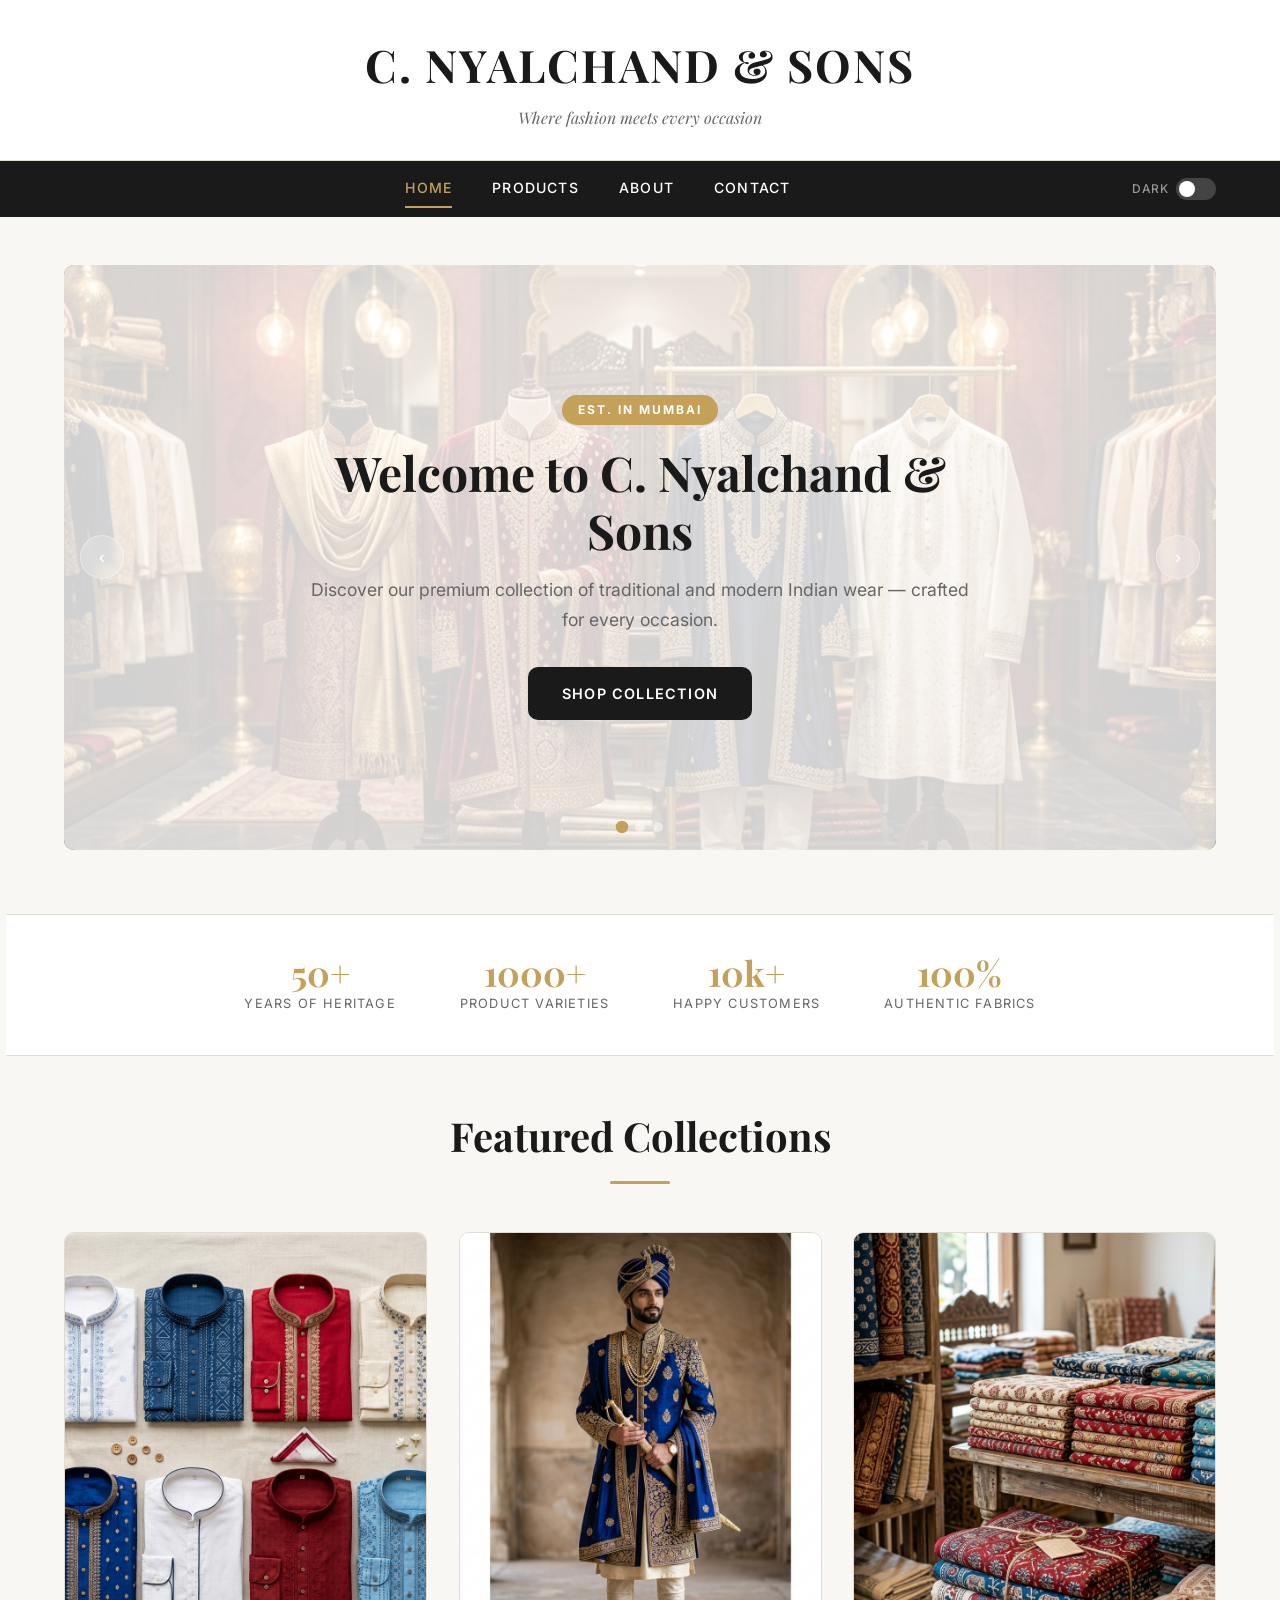
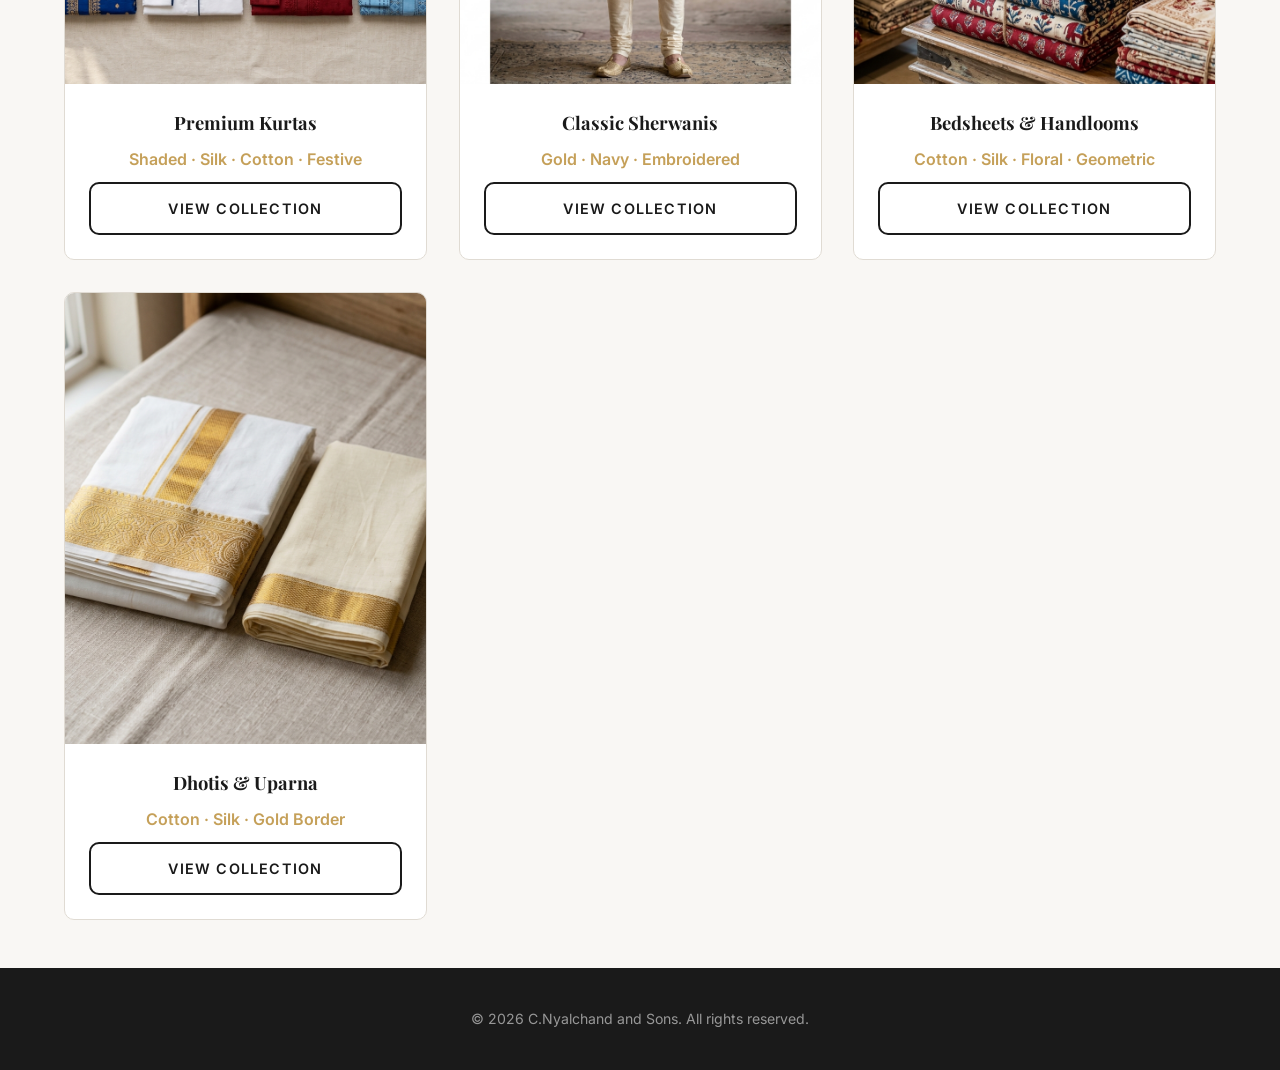
<file: index.html>
<!DOCTYPE html>
<html lang="en" data-theme="">
<head>
  <meta charset="UTF-8">
  <meta name="viewport" content="width=device-width, initial-scale=1.0">
  <title>C.Nyalchand and Sons - Premium Clothing Shop, Mumbai</title>
  <meta name="description" content="C. Nyalchand & Sons — Mumbai's trusted destination for premium kurtas, sherwanis, bedsheets, dhotis and handloom textiles.">
  <link rel="preconnect" href="https://fonts.googleapis.com">
  <link rel="preconnect" href="https://fonts.gstatic.com" crossorigin>
  <link href="https://fonts.googleapis.com/css2?family=Inter:wght@400;500;600&family=Playfair+Display:ital,wght@0,600;0,700;1,600&display=swap" rel="stylesheet">
  <link rel="stylesheet" href="styles.css">
</head>
<body>

  <header>
    <h1>C. Nyalchand &amp; Sons</h1>
    <p>Where fashion meets every occasion</p>
  </header>

  <nav>
    <ul id="nav-links">
      <li><a href="C&SONS.html" class="active">Home</a></li>
      <li><a href="products.html">Products</a></li>
      <li><a href="about.html">About</a></li>
      <li><a href="contact.html">Contact</a></li>
    </ul>
    <div class="nav-controls">
      <div class="dark-toggle-wrap">
        <span class="dark-toggle-label">Dark</span>
        <label class="toggle-switch" title="Toggle dark mode">
          <input type="checkbox" id="dark-mode-toggle" aria-label="Toggle dark mode">
          <span class="toggle-slider"></span>
        </label>
      </div>
      <button id="hamburger-btn" aria-label="Open navigation menu" aria-expanded="false">
        <span></span><span></span><span></span>
      </button>
    </div>
  </nav>

  <main>

    <!-- ── Dynamic Hero Slider ── -->
    <section id="hero-slider" class="hero-slider reveal" aria-label="Featured promotions">

      <!-- Slide 1: Main Welcome -->
      <div class="hero-slide active" style="background-image:url('hero_banner.png');">
        <div class="hero-content">
          <span class="hero-badge">Est. in Mumbai</span>
          <h2>Welcome to C. Nyalchand &amp; Sons</h2>
          <p>Discover our premium collection of traditional and modern Indian wear — crafted for every occasion.</p>
          <a href="products.html" class="btn">Shop Collection</a>
        </div>
      </div>

      <!-- Slide 2: Festive/Sherwani -->
      <div class="hero-slide" style="background-image:url('hero_festive.png');">
        <div class="hero-content">
          <span class="hero-badge">Festive Season</span>
          <h2>Royal Sherwanis &amp; Wedding Wear</h2>
          <p>Make every special occasion unforgettable with our handcrafted sherwanis and festive kurtas.</p>
          <a href="sherwanis.html" class="btn">Explore Sherwanis</a>
        </div>
      </div>

      <!-- Slide 3: Home Textiles -->
      <div class="hero-slide" style="background-image:url('hero_textiles.png');">
        <div class="hero-content">
          <span class="hero-badge">Home Comfort</span>
          <h2>Luxury Bedsheets &amp; Handlooms</h2>
          <p>Transform your home with our finest handloom textiles — pure cotton, rich weaves, traditional patterns.</p>
          <a href="bedsheets.html" class="btn">Shop Textiles</a>
        </div>
      </div>

      <!-- Arrow controls -->
      <button class="hero-arrow prev" id="hero-prev" aria-label="Previous slide">&#8249;</button>
      <button class="hero-arrow next" id="hero-next" aria-label="Next slide">&#8250;</button>

      <!-- Dot navigation (built by JS) -->
      <div class="hero-dots" id="hero-dots" role="tablist"></div>
    </section>

    <!-- ── Stats Strip ── -->
    <div class="stats-strip">
      <div class="stat-item reveal">
        <span class="stat-number">50+</span>
        <span class="stat-label">Years of Heritage</span>
      </div>
      <div class="stat-item reveal">
        <span class="stat-number">1000+</span>
        <span class="stat-label">Product Varieties</span>
      </div>
      <div class="stat-item reveal">
        <span class="stat-number">10k+</span>
        <span class="stat-label">Happy Customers</span>
      </div>
      <div class="stat-item reveal">
        <span class="stat-number">100%</span>
        <span class="stat-label">Authentic Fabrics</span>
      </div>
    </div>

    <!-- ── Featured Collections ── -->
    <h2 class="section-title reveal">Featured Collections</h2>
    <div class="product-grid">

      <!-- Kurtas -->
      <article class="product-card reveal">
        <div class="img-wrap">
          <img src="kurtas_product.png" alt="Premium Kurtas Collection">
        </div>
        <div class="product-info">
          <h3 class="product-title">Premium Kurtas</h3>
          <p class="product-price">Shaded · Silk · Cotton · Festive</p>
          <a href="kurtas.html" class="btn btn-outline">View Collection</a>
        </div>
      </article>

      <!-- Sherwanis -->
      <article class="product-card reveal">
        <div class="img-wrap">
          <img src="sherwani_product.png" alt="Classic Sherwanis">
        </div>
        <div class="product-info">
          <h3 class="product-title">Classic Sherwanis</h3>
          <p class="product-price">Gold · Navy · Embroidered</p>
          <a href="sherwanis.html" class="btn btn-outline">View Collection</a>
        </div>
      </article>

      <!-- Bedsheets -->
      <article class="product-card reveal">
        <div class="img-wrap">
          <img src="bedsheets_product.png" alt="Luxury Bedsheets &amp; Handlooms">
        </div>
        <div class="product-info">
          <h3 class="product-title">Bedsheets &amp; Handlooms</h3>
          <p class="product-price">Cotton · Silk · Floral · Geometric</p>
          <a href="bedsheets.html" class="btn btn-outline">View Collection</a>
        </div>
      </article>

      <!-- Dhotis -->
      <article class="product-card reveal">
        <div class="img-wrap">
          <img src="dhoti_product.png" alt="Traditional Dhotis">
        </div>
        <div class="product-info">
          <h3 class="product-title">Dhotis &amp; Uparna</h3>
          <p class="product-price">Cotton · Silk · Gold Border</p>
          <a href="dhotis.html" class="btn btn-outline">View Collection</a>
        </div>
      </article>

    </div>
  </main>

  <footer>
    <p>&copy; 2026 C.Nyalchand and Sons. All rights reserved.</p>
  </footer>

  <script src="scripts.js" defer></script>
</body>
</html>
</file>
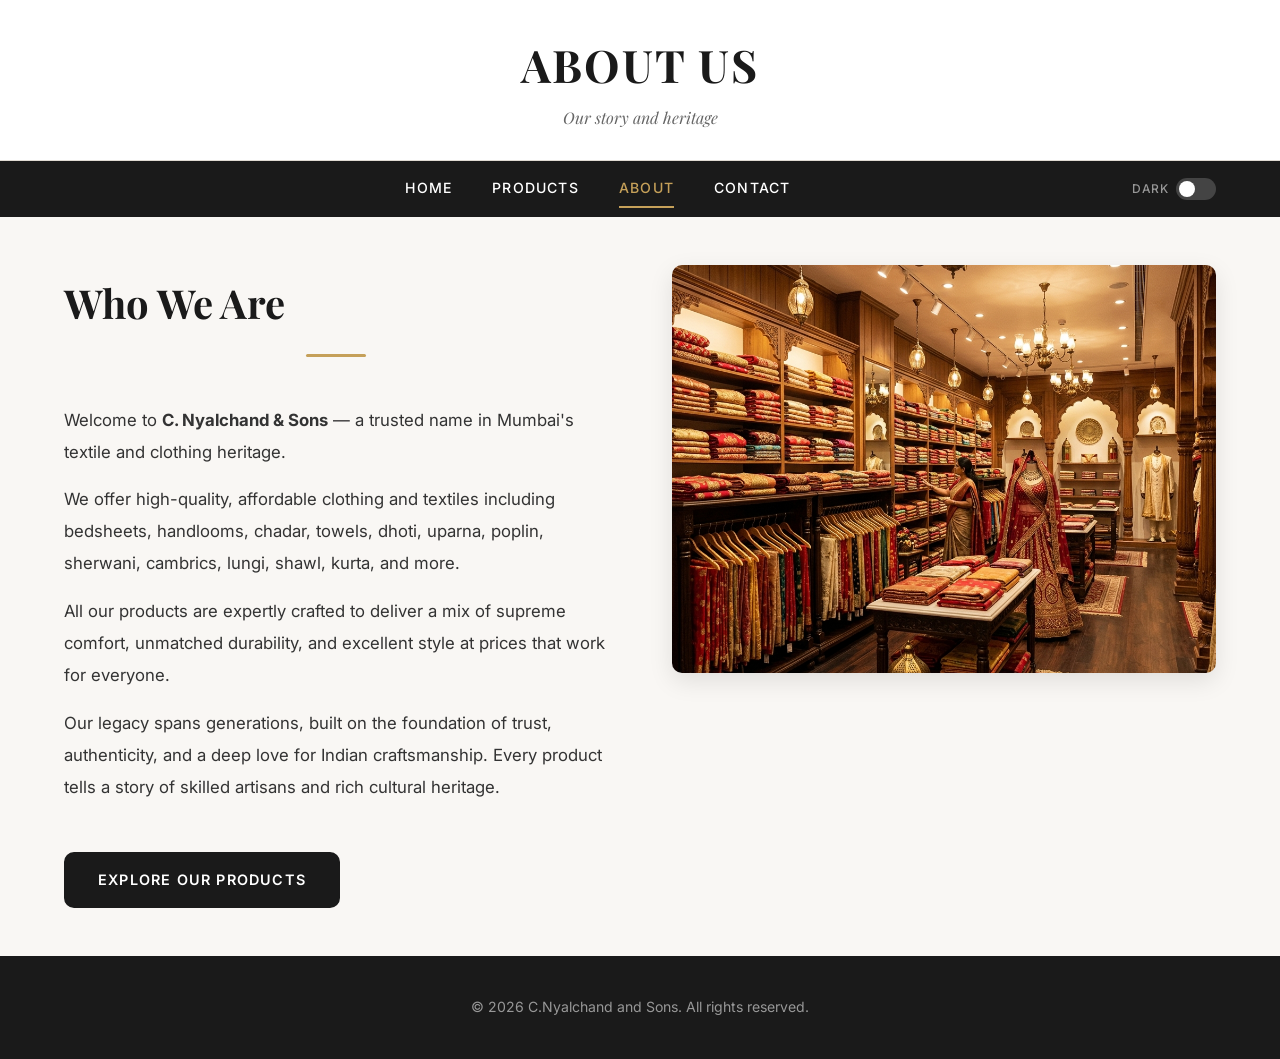
<file: about.html>
<!DOCTYPE html>
<html lang="en" data-theme="">
<head>
  <meta charset="UTF-8">
  <meta name="viewport" content="width=device-width, initial-scale=1.0">
  <title>About Us - C.Nyalchand &amp; Sons</title>
  <meta name="description" content="Learn about C. Nyalchand & Sons — a heritage clothing and textile store based in Mumbai, serving customers for generations.">
  <link rel="preconnect" href="https://fonts.googleapis.com">
  <link rel="preconnect" href="https://fonts.gstatic.com" crossorigin>
  <link href="https://fonts.googleapis.com/css2?family=Inter:wght@400;500;600&family=Playfair+Display:ital,wght@0,600;0,700;1,600&display=swap" rel="stylesheet">
  <link rel="stylesheet" href="styles.css">
</head>
<body>

  <header>
    <h1>About Us</h1>
    <p>Our story and heritage</p>
  </header>

  <nav>
    <ul id="nav-links">
      <li><a href="C&SONS.html">Home</a></li>
      <li><a href="products.html">Products</a></li>
      <li><a href="about.html" class="active">About</a></li>
      <li><a href="contact.html">Contact</a></li>
    </ul>
    <div class="nav-controls">
      <div class="dark-toggle-wrap">
        <span class="dark-toggle-label">Dark</span>
        <label class="toggle-switch" title="Toggle dark mode">
          <input type="checkbox" id="dark-mode-toggle" aria-label="Toggle dark mode">
          <span class="toggle-slider"></span>
        </label>
      </div>
      <button id="hamburger-btn" aria-label="Open navigation menu" aria-expanded="false">
        <span></span><span></span><span></span>
      </button>
    </div>
  </nav>

  <main>
    <div class="content-grid">

      <div class="about-text reveal from-left">
        <h2 class="section-title" style="text-align:left;">Who We Are</h2>
        <p>Welcome to <strong>C. Nyalchand &amp; Sons</strong> — a trusted name in Mumbai's textile and clothing heritage.</p>
        <p>We offer high-quality, affordable clothing and textiles including bedsheets, handlooms, chadar, towels, dhoti, uparna, poplin, sherwani, cambrics, lungi, shawl, kurta, and more.</p>
        <p>All our products are expertly crafted to deliver a mix of supreme comfort, unmatched durability, and excellent style at prices that work for everyone.</p>
        <p>Our legacy spans generations, built on the foundation of trust, authenticity, and a deep love for Indian craftsmanship. Every product tells a story of skilled artisans and rich cultural heritage.</p>
        <br>
        <a href="products.html" class="btn">Explore Our Products</a>
      </div>

      <div class="about-img-wrap reveal from-right">
        <img src="about_store.png" alt="Interior of C. Nyalchand and Sons store in Mumbai">
      </div>

    </div>
  </main>

  <footer>
    <p>&copy; 2026 C.Nyalchand and Sons. All rights reserved.</p>
  </footer>

  <script src="scripts.js" defer></script>
</body>
</html>
</file>
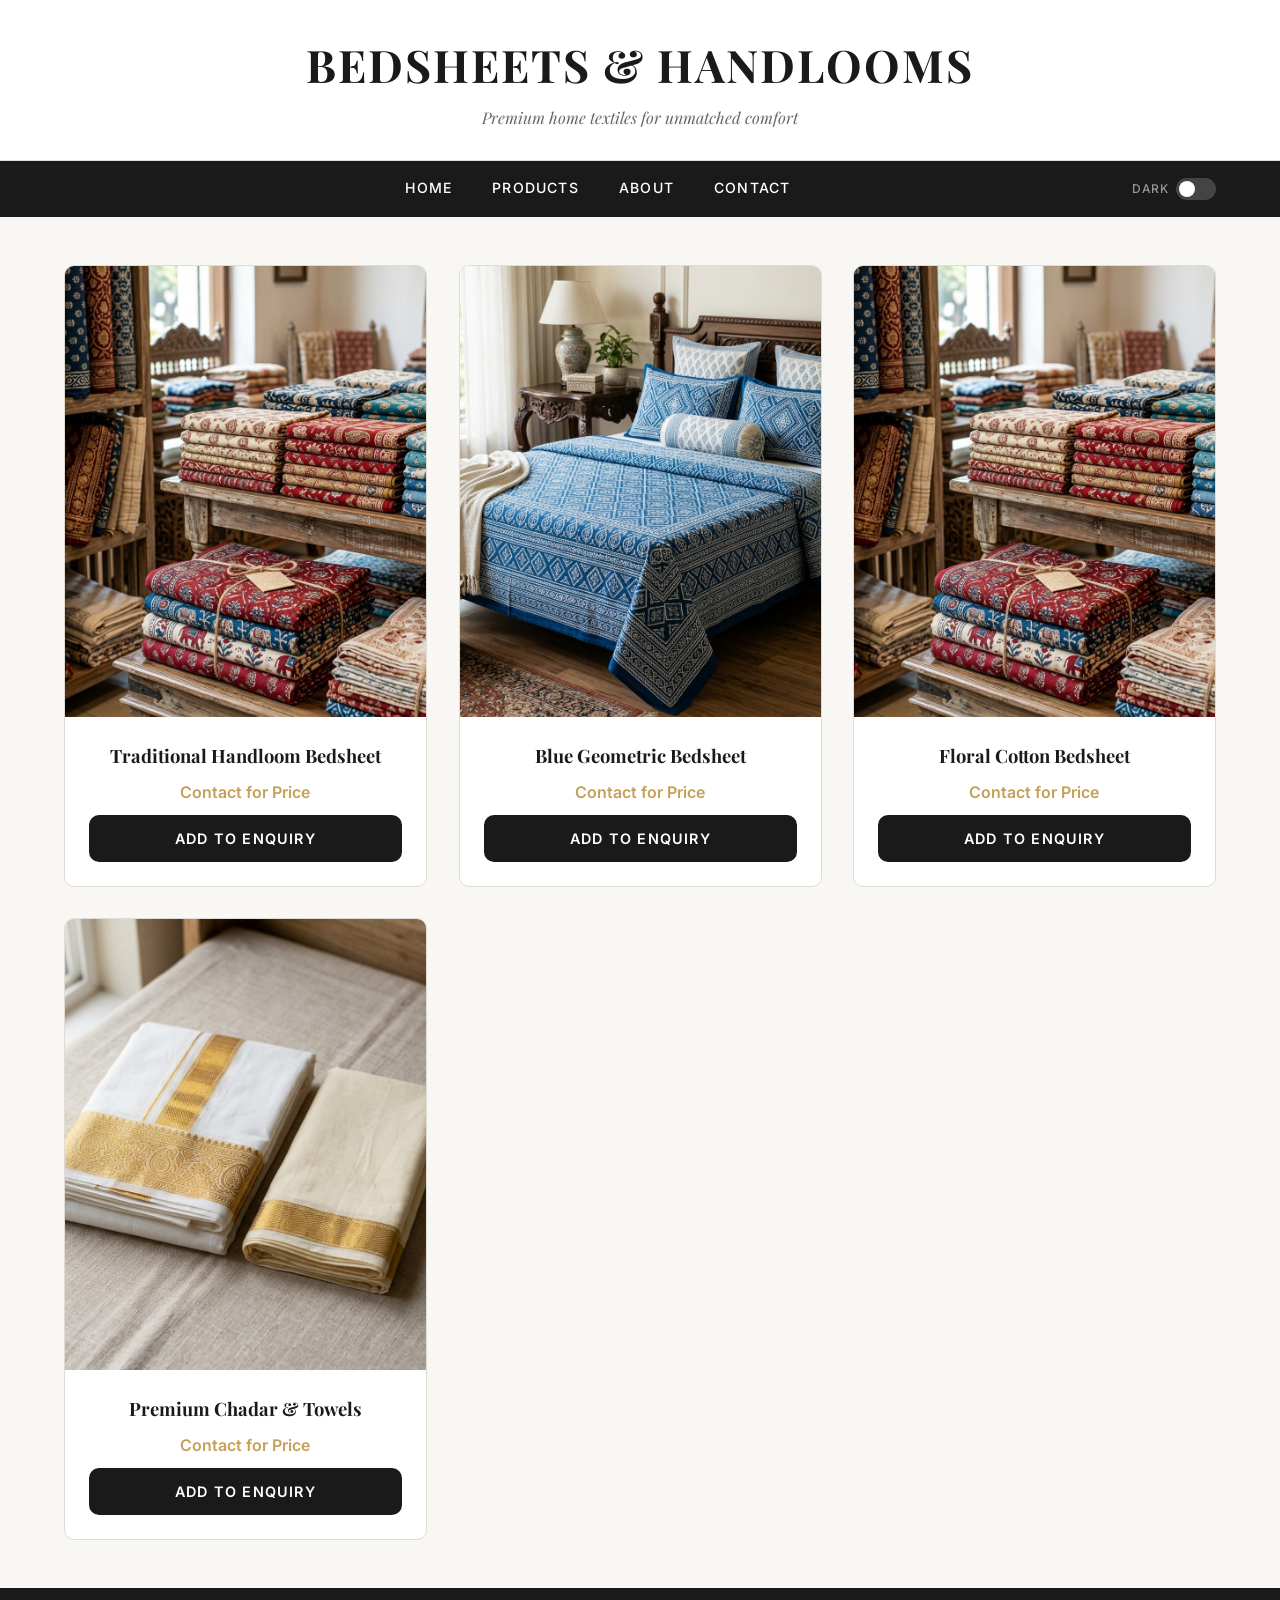
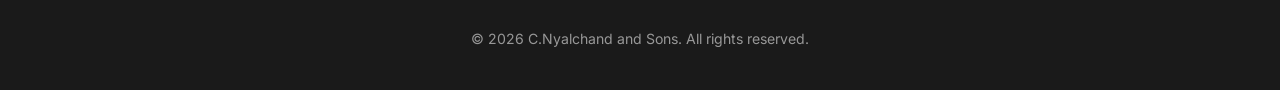
<file: bedsheets.html>
<!DOCTYPE html>
<html lang="en" data-theme="">
<head>
  <meta charset="UTF-8">
  <meta name="viewport" content="width=device-width, initial-scale=1.0">
  <title>Bedsheets &amp; Handlooms - C.Nyalchand &amp; Sons</title>
  <meta name="description" content="Browse premium bedsheets and handloom textiles at C. Nyalchand & Sons — cotton, silk, floral and geometric patterns.">
  <link rel="preconnect" href="https://fonts.googleapis.com">
  <link rel="preconnect" href="https://fonts.gstatic.com" crossorigin>
  <link href="https://fonts.googleapis.com/css2?family=Inter:wght@400;500;600&family=Playfair+Display:ital,wght@0,600;0,700;1,600&display=swap" rel="stylesheet">
  <link rel="stylesheet" href="styles.css">
</head>
<body>

  <header>
    <h1>Bedsheets &amp; Handlooms</h1>
    <p>Premium home textiles for unmatched comfort</p>
  </header>

  <nav>
    <ul id="nav-links">
      <li><a href="C&SONS.html">Home</a></li>
      <li><a href="products.html">Products</a></li>
      <li><a href="about.html">About</a></li>
      <li><a href="contact.html">Contact</a></li>
    </ul>
    <div class="nav-controls">
      <div class="dark-toggle-wrap">
        <span class="dark-toggle-label">Dark</span>
        <label class="toggle-switch" title="Toggle dark mode">
          <input type="checkbox" id="dark-mode-toggle" aria-label="Toggle dark mode">
          <span class="toggle-slider"></span>
        </label>
      </div>
      <button id="hamburger-btn" aria-label="Open navigation menu" aria-expanded="false">
        <span></span><span></span><span></span>
      </button>
    </div>
  </nav>

  <main>
    <div class="product-grid">

      <article class="product-card reveal">
        <div class="img-wrap">
          <img src="bedsheets_product.png" alt="Traditional Handloom Bedsheet">
        </div>
        <div class="product-info">
          <h3 class="product-title">Traditional Handloom Bedsheet</h3>
          <p class="product-price">Contact for Price</p>
          <button class="btn btn-enquiry" data-product="Traditional Handloom Bedsheet">Add to Enquiry</button>
        </div>
      </article>

      <article class="product-card reveal">
        <div class="img-wrap">
          <img src="bedsheet_blue.png" alt="Blue Geometric Bedsheet">
        </div>
        <div class="product-info">
          <h3 class="product-title">Blue Geometric Bedsheet</h3>
          <p class="product-price">Contact for Price</p>
          <button class="btn btn-enquiry" data-product="Blue Geometric Bedsheet">Add to Enquiry</button>
        </div>
      </article>

      <article class="product-card reveal">
        <div class="img-wrap">
          <img src="bedsheet_floral.png" alt="Floral Cotton Bedsheet">
        </div>
        <div class="product-info">
          <h3 class="product-title">Floral Cotton Bedsheet</h3>
          <p class="product-price">Contact for Price</p>
          <button class="btn btn-enquiry" data-product="Floral Cotton Bedsheet">Add to Enquiry</button>
        </div>
      </article>

      <article class="product-card reveal">
        <div class="img-wrap">
          <img src="dhoti_product.png" alt="Premium Chadar / Uparna">
        </div>
        <div class="product-info">
          <h3 class="product-title">Premium Chadar &amp; Towels</h3>
          <p class="product-price">Contact for Price</p>
          <button class="btn btn-enquiry" data-product="Premium Chadar and Towels">Add to Enquiry</button>
        </div>
      </article>

    </div>
  </main>

  <!-- Enquiry Modal -->
  <div id="enquiry-modal" role="dialog" aria-modal="true" aria-labelledby="modal-heading">
    <div class="modal-box">
      <button id="modal-close" aria-label="Close enquiry modal">&times;</button>
      <h3 id="modal-heading">Send Enquiry</h3>
      <p class="modal-subtitle">Enquiring about: <strong id="modal-product-title"></strong></p>
      <form id="enquiry-form">
        <div class="input-wrap">
          <label for="enq-name">Your Name</label>
          <input type="text" id="enq-name" placeholder="e.g. Rahul Sharma" required>
        </div>
        <div class="input-wrap">
          <label for="enq-phone">Phone Number</label>
          <input type="tel" id="enq-phone" placeholder="+91 98765 43210" required>
        </div>
        <div class="input-wrap">
          <label for="enq-msg">Message (optional)</label>
          <textarea id="enq-msg" rows="3" placeholder="Any specific requirements?"></textarea>
        </div>
        <button type="submit" class="btn btn-gold" style="width:100%;">Send Enquiry</button>
      </form>
      <div id="enquiry-success">
        <div class="success-icon">✅</div>
        <h3>Enquiry Sent!</h3>
        <p>We'll get back to you shortly.</p>
      </div>
    </div>
  </div>

  <footer>
    <p>&copy; 2026 C.Nyalchand and Sons. All rights reserved.</p>
  </footer>

  <script src="scripts.js" defer></script>
</body>
</html>
</file>
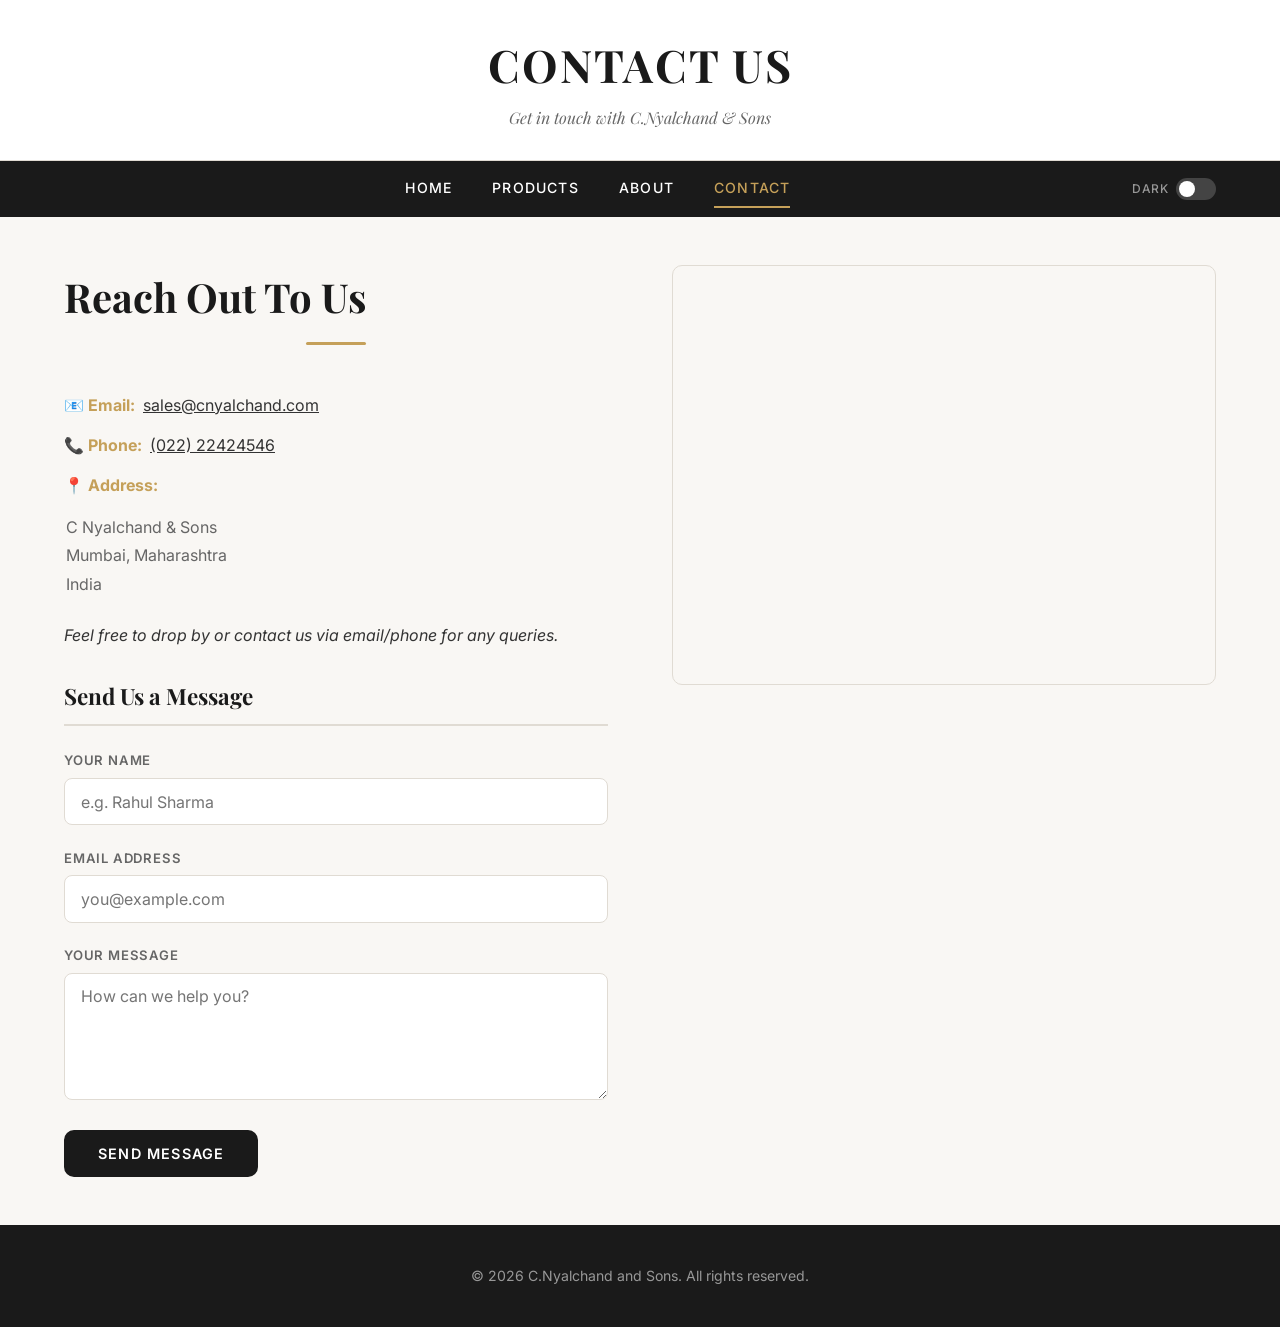
<file: contact.html>
<!DOCTYPE html>
<html lang="en" data-theme="">
<head>
  <meta charset="UTF-8">
  <meta name="viewport" content="width=device-width, initial-scale=1.0">
  <title>Contact C.Nyalchand &amp; Sons | Mumbai Store Details</title>
  <meta name="description" content="Contact C. Nyalchand & Sons in Mumbai. Find our store address, phone, email, and send us a message.">
  <link rel="preconnect" href="https://fonts.googleapis.com">
  <link rel="preconnect" href="https://fonts.gstatic.com" crossorigin>
  <link href="https://fonts.googleapis.com/css2?family=Inter:wght@400;500;600&family=Playfair+Display:ital,wght@0,600;0,700;1,600&display=swap" rel="stylesheet">
  <link rel="stylesheet" href="styles.css">
</head>
<body>

  <header>
    <h1>Contact Us</h1>
    <p>Get in touch with C.Nyalchand &amp; Sons</p>
  </header>

  <nav>
    <ul id="nav-links">
      <li><a href="C&SONS.html">Home</a></li>
      <li><a href="products.html">Products</a></li>
      <li><a href="about.html">About</a></li>
      <li><a href="contact.html" class="active">Contact</a></li>
    </ul>
    <div class="nav-controls">
      <div class="dark-toggle-wrap">
        <span class="dark-toggle-label">Dark</span>
        <label class="toggle-switch" title="Toggle dark mode">
          <input type="checkbox" id="dark-mode-toggle" aria-label="Toggle dark mode">
          <span class="toggle-slider"></span>
        </label>
      </div>
      <button id="hamburger-btn" aria-label="Open navigation menu" aria-expanded="false">
        <span></span><span></span><span></span>
      </button>
    </div>
  </nav>

  <main>
    <div class="content-grid">

      <!-- Left: info + form -->
      <div class="reveal from-left">
        <div class="contact-info">
          <h2 class="section-title" style="text-align:left;">Reach Out To Us</h2>

          <p>
            <strong>📧 Email:</strong>
            <a href="mailto:sales@cnyalchand.com">sales@cnyalchand.com</a>
          </p>
          <p>
            <strong>📞 Phone:</strong>
            <a href="tel:+912222424546">(022) 22424546</a>
          </p>
          <p>
            <strong>📍 Address:</strong>
          </p>
          <address>
            C Nyalchand &amp; Sons<br>
            Mumbai, Maharashtra<br>
            India
          </address>
          <p><em>Feel free to drop by or contact us via email/phone for any queries.</em></p>
        </div>

        <!-- Contact Form -->
        <div class="form-section">
          <h3>Send Us a Message</h3>
          <form id="contact-form" novalidate>
            <div class="input-wrap">
              <label for="contact-name">Your Name</label>
              <input type="text" id="contact-name" placeholder="e.g. Rahul Sharma" required>
            </div>
            <div class="input-wrap">
              <label for="contact-email">Email Address</label>
              <input type="email" id="contact-email" placeholder="you@example.com" required>
            </div>
            <div class="input-wrap">
              <label for="contact-message">Your Message</label>
              <textarea id="contact-message" rows="5" placeholder="How can we help you?" required></textarea>
            </div>
            <button type="submit" class="btn" id="contact-submit">Send Message</button>
          </form>

          <div id="form-success">
            <div class="success-icon">✅</div>
            <h3>Message Received!</h3>
            <p>Thank you for reaching out. We'll get back to you soon.</p>
          </div>
        </div>
      </div>

      <!-- Right: Map -->
      <div class="map-container reveal from-right">
        <iframe
          src="https://www.google.com/maps/embed?pb=!1m18!1m12!1m3!1d3758.7545756374197!2d72.8247991751069!3d18.95374355579942!2m3!1f0!2f0!3f0!3m2!1i1024!2i768!4f13.1!3m3!1m2!1s0x3be7ce18014b10a7%3A0xcfb2142551c3de27!2sC%20Nyalchand!5e1!3m2!1sen!2sin!4v1772125792710!5m2!1sen!2sin"
          allowfullscreen loading="lazy"
          title="Location of C Nyalchand store on Google Maps"
          referrerpolicy="no-referrer-when-downgrade">
        </iframe>
      </div>

    </div>
  </main>

  <footer>
    <p>&copy; 2026 C.Nyalchand and Sons. All rights reserved.</p>
  </footer>

  <script src="scripts.js" defer></script>
</body>
</html>
</file>
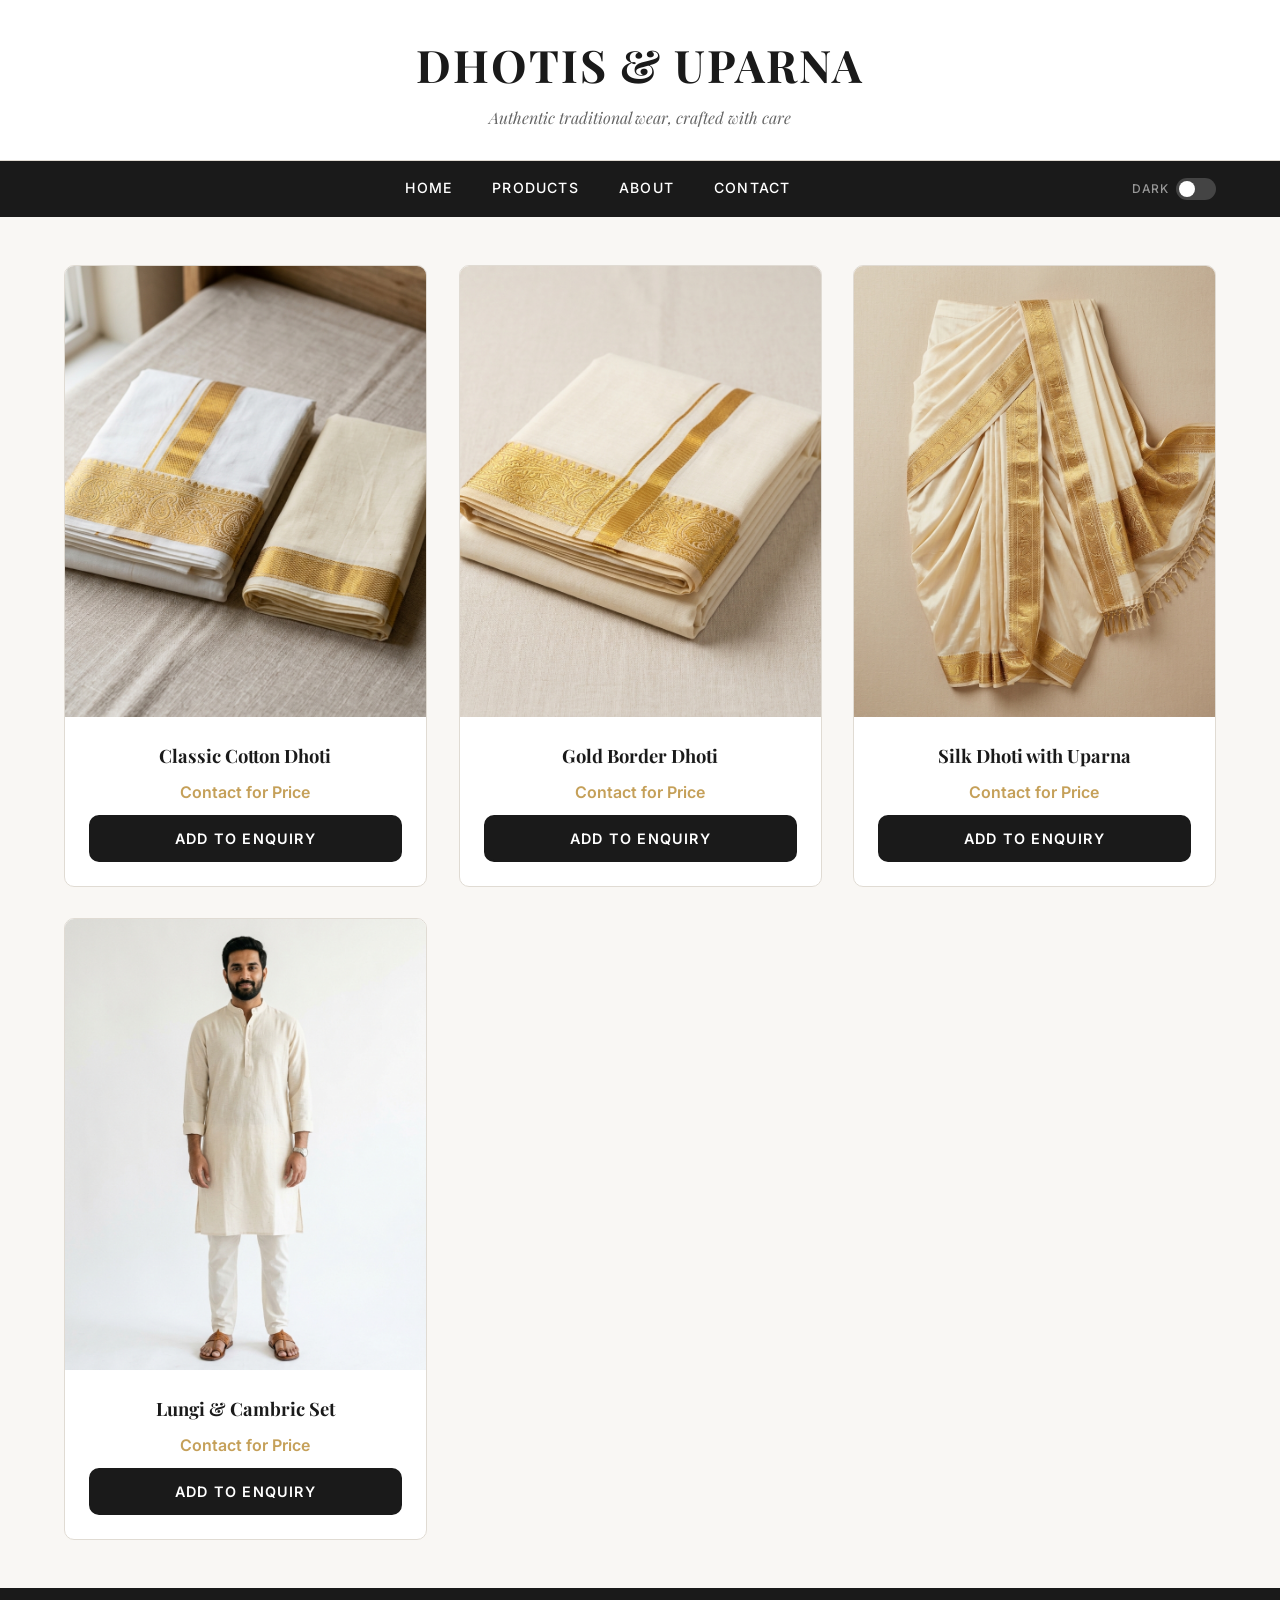
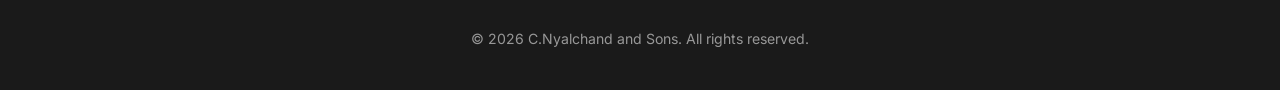
<file: dhotis.html>
<!DOCTYPE html>
<html lang="en" data-theme="">
<head>
  <meta charset="UTF-8">
  <meta name="viewport" content="width=device-width, initial-scale=1.0">
  <title>Dhotis &amp; Uparna - C.Nyalchand &amp; Sons</title>
  <meta name="description" content="Browse traditional dhotis and uparna at C. Nyalchand & Sons — cotton and silk with gold borders.">
  <link rel="preconnect" href="https://fonts.googleapis.com">
  <link rel="preconnect" href="https://fonts.gstatic.com" crossorigin>
  <link href="https://fonts.googleapis.com/css2?family=Inter:wght@400;500;600&family=Playfair+Display:ital,wght@0,600;0,700;1,600&display=swap" rel="stylesheet">
  <link rel="stylesheet" href="styles.css">
</head>
<body>

  <header>
    <h1>Dhotis &amp; Uparna</h1>
    <p>Authentic traditional wear, crafted with care</p>
  </header>

  <nav>
    <ul id="nav-links">
      <li><a href="C&SONS.html">Home</a></li>
      <li><a href="products.html">Products</a></li>
      <li><a href="about.html">About</a></li>
      <li><a href="contact.html">Contact</a></li>
    </ul>
    <div class="nav-controls">
      <div class="dark-toggle-wrap">
        <span class="dark-toggle-label">Dark</span>
        <label class="toggle-switch" title="Toggle dark mode">
          <input type="checkbox" id="dark-mode-toggle" aria-label="Toggle dark mode">
          <span class="toggle-slider"></span>
        </label>
      </div>
      <button id="hamburger-btn" aria-label="Open navigation menu" aria-expanded="false">
        <span></span><span></span><span></span>
      </button>
    </div>
  </nav>

  <main>
    <div class="product-grid">

      <article class="product-card reveal">
        <div class="img-wrap">
          <img src="dhoti_product.png" alt="Classic Cotton Dhoti">
        </div>
        <div class="product-info">
          <h3 class="product-title">Classic Cotton Dhoti</h3>
          <p class="product-price">Contact for Price</p>
          <button class="btn btn-enquiry" data-product="Classic Cotton Dhoti">Add to Enquiry</button>
        </div>
      </article>

      <article class="product-card reveal">
        <div class="img-wrap">
          <img src="dhoti_gold.png" alt="Gold Border Dhoti">
        </div>
        <div class="product-info">
          <h3 class="product-title">Gold Border Dhoti</h3>
          <p class="product-price">Contact for Price</p>
          <button class="btn btn-enquiry" data-product="Gold Border Dhoti">Add to Enquiry</button>
        </div>
      </article>

      <article class="product-card reveal">
        <div class="img-wrap">
          <img src="dhoti_silk.png" alt="Silk Dhoti with Uparna">
        </div>
        <div class="product-info">
          <h3 class="product-title">Silk Dhoti with Uparna</h3>
          <p class="product-price">Contact for Price</p>
          <button class="btn btn-enquiry" data-product="Silk Dhoti with Uparna">Add to Enquiry</button>
        </div>
      </article>

      <article class="product-card reveal">
        <div class="img-wrap">
          <img src="kurta_cotton.png" alt="Lungi &amp; Cambric Set">
        </div>
        <div class="product-info">
          <h3 class="product-title">Lungi &amp; Cambric Set</h3>
          <p class="product-price">Contact for Price</p>
          <button class="btn btn-enquiry" data-product="Lungi and Cambric Set">Add to Enquiry</button>
        </div>
      </article>

    </div>
  </main>

  <!-- Enquiry Modal -->
  <div id="enquiry-modal" role="dialog" aria-modal="true" aria-labelledby="modal-heading">
    <div class="modal-box">
      <button id="modal-close" aria-label="Close enquiry modal">&times;</button>
      <h3 id="modal-heading">Send Enquiry</h3>
      <p class="modal-subtitle">Enquiring about: <strong id="modal-product-title"></strong></p>
      <form id="enquiry-form">
        <div class="input-wrap">
          <label for="enq-name">Your Name</label>
          <input type="text" id="enq-name" placeholder="e.g. Rahul Sharma" required>
        </div>
        <div class="input-wrap">
          <label for="enq-phone">Phone Number</label>
          <input type="tel" id="enq-phone" placeholder="+91 98765 43210" required>
        </div>
        <div class="input-wrap">
          <label for="enq-msg">Message (optional)</label>
          <textarea id="enq-msg" rows="3" placeholder="Any specific requirements?"></textarea>
        </div>
        <button type="submit" class="btn btn-gold" style="width:100%;">Send Enquiry</button>
      </form>
      <div id="enquiry-success">
        <div class="success-icon">✅</div>
        <h3>Enquiry Sent!</h3>
        <p>We'll get back to you shortly.</p>
      </div>
    </div>
  </div>

  <footer>
    <p>&copy; 2026 C.Nyalchand and Sons. All rights reserved.</p>
  </footer>

  <script src="scripts.js" defer></script>
</body>
</html>
</file>
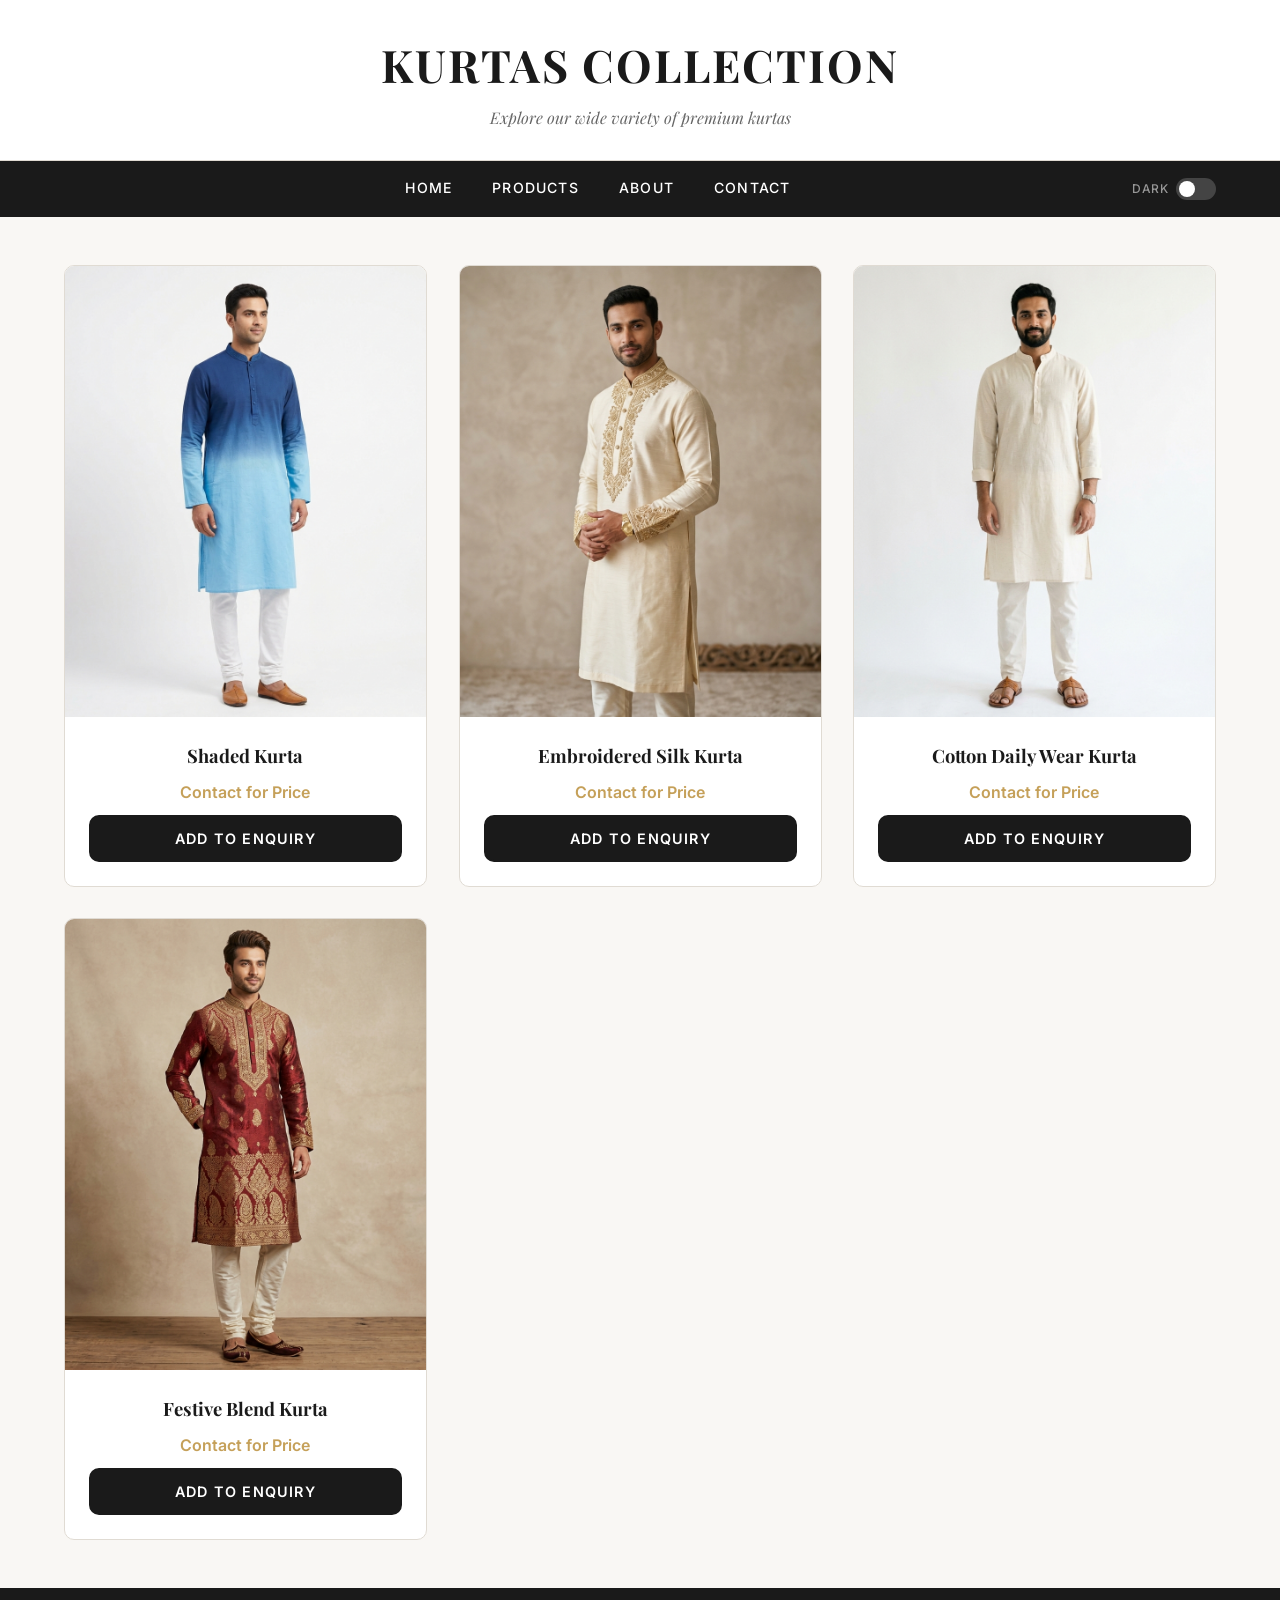
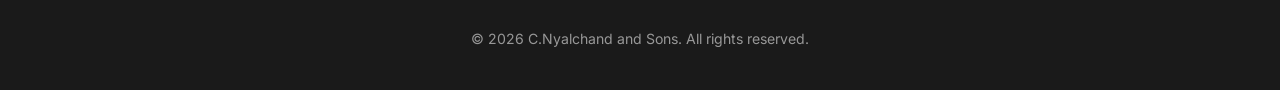
<file: kurtas.html>
<!DOCTYPE html>
<html lang="en" data-theme="">
<head>
  <meta charset="UTF-8">
  <meta name="viewport" content="width=device-width, initial-scale=1.0">
  <title>Kurtas Collection - C.Nyalchand &amp; Sons</title>
  <meta name="description" content="Browse our full kurta collection — shaded, embroidered silk, cotton daily wear and festive blend kurtas at C. Nyalchand & Sons.">
  <link rel="preconnect" href="https://fonts.googleapis.com">
  <link rel="preconnect" href="https://fonts.gstatic.com" crossorigin>
  <link href="https://fonts.googleapis.com/css2?family=Inter:wght@400;500;600&family=Playfair+Display:ital,wght@0,600;0,700;1,600&display=swap" rel="stylesheet">
  <link rel="stylesheet" href="styles.css">
</head>
<body>

  <header>
    <h1>Kurtas Collection</h1>
    <p>Explore our wide variety of premium kurtas</p>
  </header>

  <nav>
    <ul id="nav-links">
      <li><a href="C&SONS.html">Home</a></li>
      <li><a href="products.html">Products</a></li>
      <li><a href="about.html">About</a></li>
      <li><a href="contact.html">Contact</a></li>
    </ul>
    <div class="nav-controls">
      <div class="dark-toggle-wrap">
        <span class="dark-toggle-label">Dark</span>
        <label class="toggle-switch" title="Toggle dark mode">
          <input type="checkbox" id="dark-mode-toggle" aria-label="Toggle dark mode">
          <span class="toggle-slider"></span>
        </label>
      </div>
      <button id="hamburger-btn" aria-label="Open navigation menu" aria-expanded="false">
        <span></span><span></span><span></span>
      </button>
    </div>
  </nav>

  <main>
    <div class="product-grid">

      <article class="product-card reveal">
        <div class="img-wrap">
          <img src="kurta_shaded.png" alt="Shaded Kurta">
        </div>
        <div class="product-info">
          <h3 class="product-title">Shaded Kurta</h3>
          <p class="product-price">Contact for Price</p>
          <button class="btn btn-enquiry" data-product="Shaded Kurta">Add to Enquiry</button>
        </div>
      </article>

      <article class="product-card reveal">
        <div class="img-wrap">
          <img src="kurta_silk.png" alt="Embroidered Silk Kurta">
        </div>
        <div class="product-info">
          <h3 class="product-title">Embroidered Silk Kurta</h3>
          <p class="product-price">Contact for Price</p>
          <button class="btn btn-enquiry" data-product="Embroidered Silk Kurta">Add to Enquiry</button>
        </div>
      </article>

      <article class="product-card reveal">
        <div class="img-wrap">
          <img src="kurta_cotton.png" alt="Cotton Daily Wear Kurta">
        </div>
        <div class="product-info">
          <h3 class="product-title">Cotton Daily Wear Kurta</h3>
          <p class="product-price">Contact for Price</p>
          <button class="btn btn-enquiry" data-product="Cotton Daily Wear Kurta">Add to Enquiry</button>
        </div>
      </article>

      <article class="product-card reveal">
        <div class="img-wrap">
          <img src="kurta_festive.png" alt="Festive Blend Kurta">
        </div>
        <div class="product-info">
          <h3 class="product-title">Festive Blend Kurta</h3>
          <p class="product-price">Contact for Price</p>
          <button class="btn btn-enquiry" data-product="Festive Blend Kurta">Add to Enquiry</button>
        </div>
      </article>

    </div>
  </main>

  <!-- Enquiry Modal -->
  <div id="enquiry-modal" role="dialog" aria-modal="true" aria-labelledby="modal-heading">
    <div class="modal-box">
      <button id="modal-close" aria-label="Close enquiry modal">&times;</button>
      <h3 id="modal-heading">Send Enquiry</h3>
      <p class="modal-subtitle">Enquiring about: <strong id="modal-product-title"></strong></p>

      <form id="enquiry-form">
        <div class="input-wrap">
          <label for="enq-name">Your Name</label>
          <input type="text" id="enq-name" placeholder="e.g. Rahul Sharma" required>
        </div>
        <div class="input-wrap">
          <label for="enq-phone">Phone Number</label>
          <input type="tel" id="enq-phone" placeholder="+91 98765 43210" required>
        </div>
        <div class="input-wrap">
          <label for="enq-msg">Message (optional)</label>
          <textarea id="enq-msg" rows="3" placeholder="Any specific requirements?"></textarea>
        </div>
        <button type="submit" class="btn btn-gold" style="width:100%;">Send Enquiry</button>
      </form>

      <div id="enquiry-success">
        <div class="success-icon">✅</div>
        <h3>Enquiry Sent!</h3>
        <p>We'll get back to you shortly.</p>
      </div>
    </div>
  </div>

  <footer>
    <p>&copy; 2026 C.Nyalchand and Sons. All rights reserved.</p>
  </footer>

  <script src="scripts.js" defer></script>
</body>
</html>
</file>
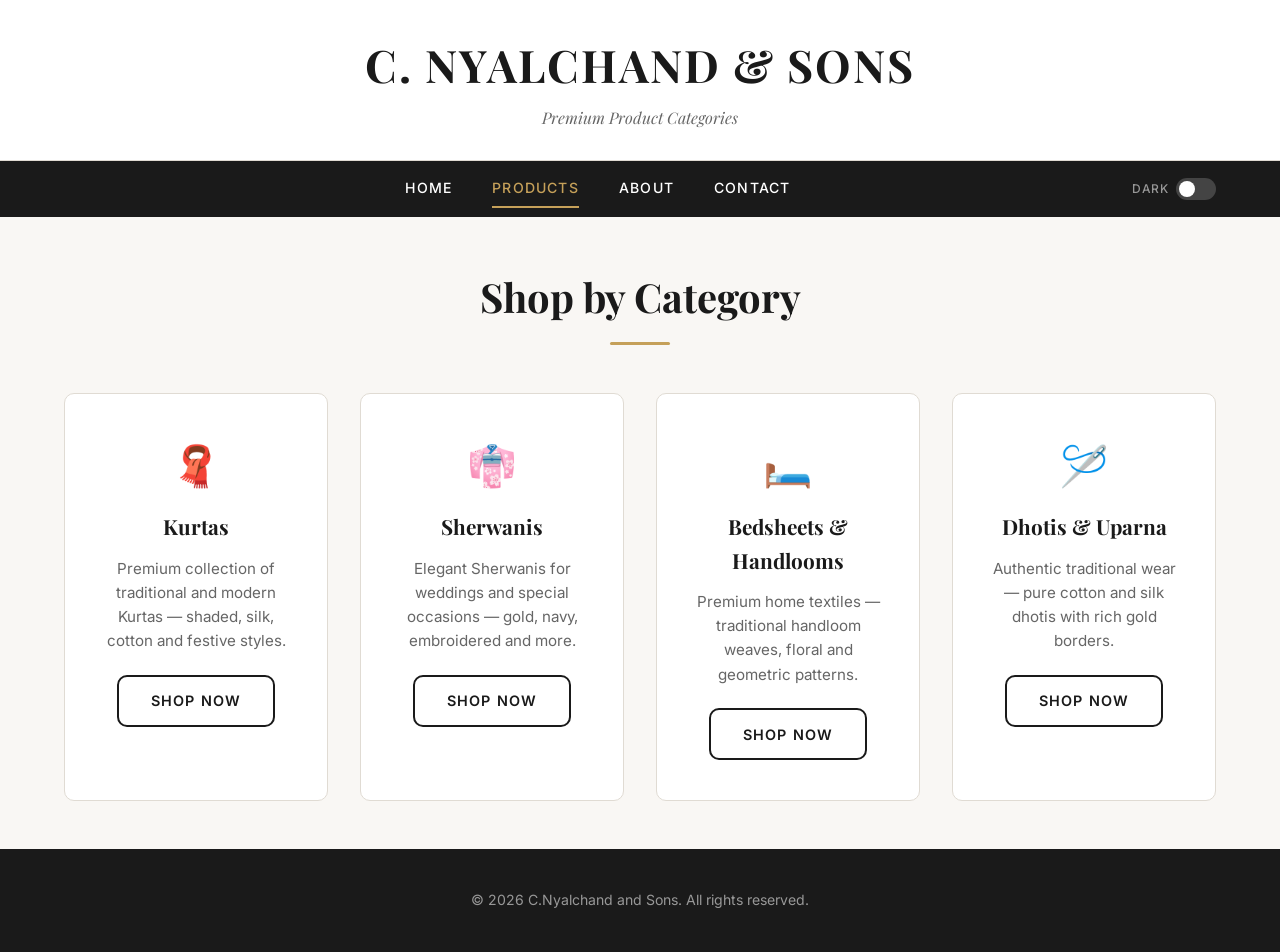
<file: products.html>
<!DOCTYPE html>
<html lang="en" data-theme="">
<head>
  <meta charset="UTF-8">
  <meta name="viewport" content="width=device-width, initial-scale=1.0">
  <title>Products - C.Nyalchand &amp; Sons</title>
  <meta name="description" content="Browse all product categories at C. Nyalchand & Sons — Kurtas, Sherwanis, Bedsheets, Dhotis and more.">
  <link rel="preconnect" href="https://fonts.googleapis.com">
  <link rel="preconnect" href="https://fonts.gstatic.com" crossorigin>
  <link href="https://fonts.googleapis.com/css2?family=Inter:wght@400;500;600&family=Playfair+Display:ital,wght@0,600;0,700;1,600&display=swap" rel="stylesheet">
  <link rel="stylesheet" href="styles.css">
</head>
<body>

  <header>
    <h1>C. Nyalchand &amp; Sons</h1>
    <p>Premium Product Categories</p>
  </header>

  <nav>
    <ul id="nav-links">
      <li><a href="C&SONS.html">Home</a></li>
      <li><a href="products.html" class="active">Products</a></li>
      <li><a href="about.html">About</a></li>
      <li><a href="contact.html">Contact</a></li>
    </ul>
    <div class="nav-controls">
      <div class="dark-toggle-wrap">
        <span class="dark-toggle-label">Dark</span>
        <label class="toggle-switch" title="Toggle dark mode">
          <input type="checkbox" id="dark-mode-toggle" aria-label="Toggle dark mode">
          <span class="toggle-slider"></span>
        </label>
      </div>
      <button id="hamburger-btn" aria-label="Open navigation menu" aria-expanded="false">
        <span></span><span></span><span></span>
      </button>
    </div>
  </nav>

  <main>
    <h2 class="section-title reveal">Shop by Category</h2>

    <div class="category-list">

      <a href="kurtas.html" class="category-card reveal">
        <span class="cat-icon">🧣</span>
        <h3>Kurtas</h3>
        <p>Premium collection of traditional and modern Kurtas — shaded, silk, cotton and festive styles.</p>
        <div class="btn btn-outline" style="margin-top:0.5rem;">Shop Now</div>
      </a>

      <a href="sherwanis.html" class="category-card reveal">
        <span class="cat-icon">👘</span>
        <h3>Sherwanis</h3>
        <p>Elegant Sherwanis for weddings and special occasions — gold, navy, embroidered and more.</p>
        <div class="btn btn-outline" style="margin-top:0.5rem;">Shop Now</div>
      </a>

      <a href="bedsheets.html" class="category-card reveal">
        <span class="cat-icon">🛏️</span>
        <h3>Bedsheets &amp; Handlooms</h3>
        <p>Premium home textiles — traditional handloom weaves, floral and geometric patterns.</p>
        <div class="btn btn-outline" style="margin-top:0.5rem;">Shop Now</div>
      </a>

      <a href="dhotis.html" class="category-card reveal">
        <span class="cat-icon">🪡</span>
        <h3>Dhotis &amp; Uparna</h3>
        <p>Authentic traditional wear — pure cotton and silk dhotis with rich gold borders.</p>
        <div class="btn btn-outline" style="margin-top:0.5rem;">Shop Now</div>
      </a>

    </div>
  </main>

  <footer>
    <p>&copy; 2026 C.Nyalchand and Sons. All rights reserved.</p>
  </footer>

  <script src="scripts.js" defer></script>
</body>
</html>
</file>
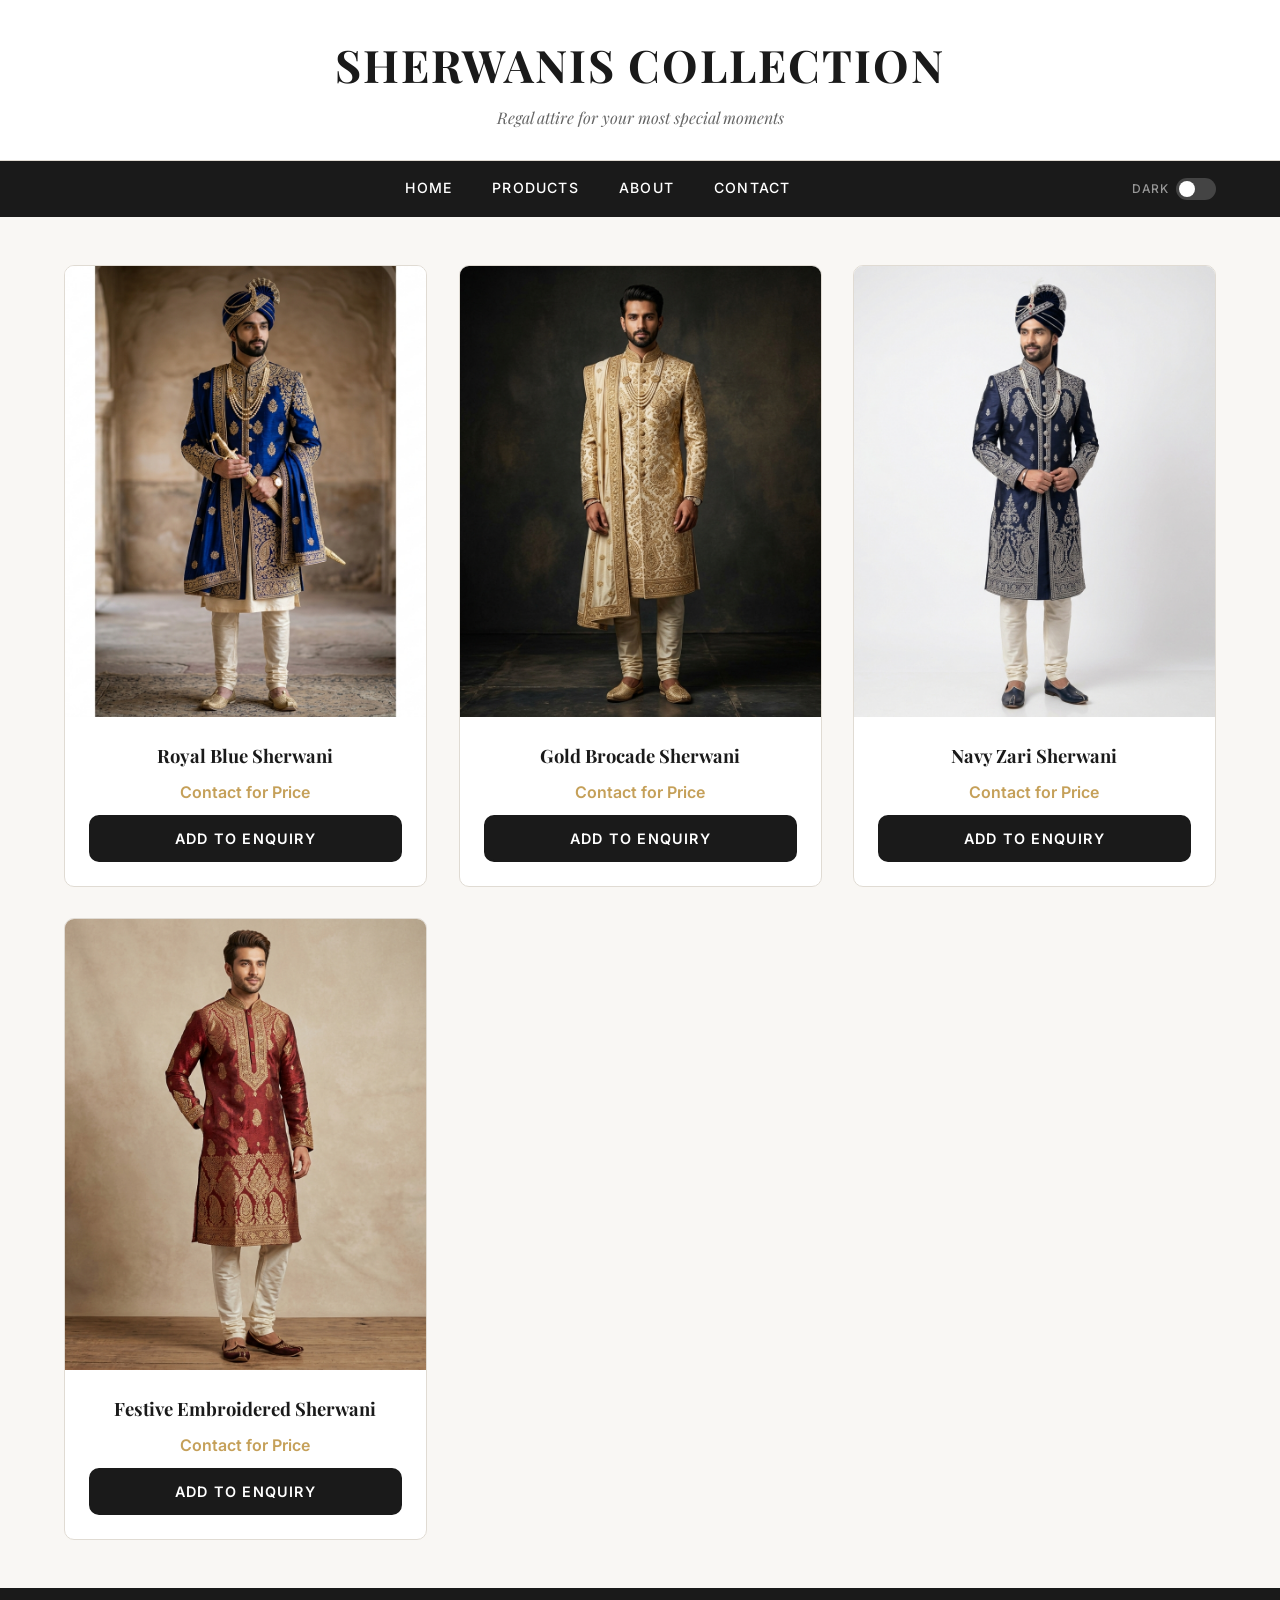
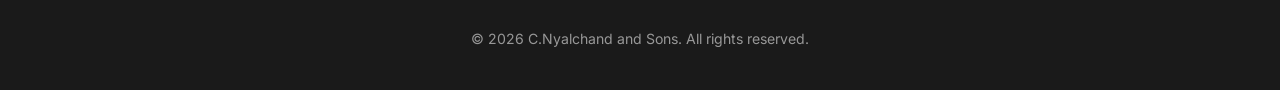
<file: sherwanis.html>
<!DOCTYPE html>
<html lang="en" data-theme="">
<head>
  <meta charset="UTF-8">
  <meta name="viewport" content="width=device-width, initial-scale=1.0">
  <title>Sherwanis Collection - C.Nyalchand &amp; Sons</title>
  <meta name="description" content="Browse our premium sherwani collection — royal gold, navy, embroidered and wedding sherwanis at C. Nyalchand & Sons.">
  <link rel="preconnect" href="https://fonts.googleapis.com">
  <link rel="preconnect" href="https://fonts.gstatic.com" crossorigin>
  <link href="https://fonts.googleapis.com/css2?family=Inter:wght@400;500;600&family=Playfair+Display:ital,wght@0,600;0,700;1,600&display=swap" rel="stylesheet">
  <link rel="stylesheet" href="styles.css">
</head>
<body>

  <header>
    <h1>Sherwanis Collection</h1>
    <p>Regal attire for your most special moments</p>
  </header>

  <nav>
    <ul id="nav-links">
      <li><a href="C&SONS.html">Home</a></li>
      <li><a href="products.html">Products</a></li>
      <li><a href="about.html">About</a></li>
      <li><a href="contact.html">Contact</a></li>
    </ul>
    <div class="nav-controls">
      <div class="dark-toggle-wrap">
        <span class="dark-toggle-label">Dark</span>
        <label class="toggle-switch" title="Toggle dark mode">
          <input type="checkbox" id="dark-mode-toggle" aria-label="Toggle dark mode">
          <span class="toggle-slider"></span>
        </label>
      </div>
      <button id="hamburger-btn" aria-label="Open navigation menu" aria-expanded="false">
        <span></span><span></span><span></span>
      </button>
    </div>
  </nav>

  <main>
    <div class="product-grid">

      <article class="product-card reveal">
        <div class="img-wrap">
          <img src="sherwani_product.png" alt="Royal Blue Sherwani">
        </div>
        <div class="product-info">
          <h3 class="product-title">Royal Blue Sherwani</h3>
          <p class="product-price">Contact for Price</p>
          <button class="btn btn-enquiry" data-product="Royal Blue Sherwani">Add to Enquiry</button>
        </div>
      </article>

      <article class="product-card reveal">
        <div class="img-wrap">
          <img src="sherwani_gold.png" alt="Gold Brocade Sherwani">
        </div>
        <div class="product-info">
          <h3 class="product-title">Gold Brocade Sherwani</h3>
          <p class="product-price">Contact for Price</p>
          <button class="btn btn-enquiry" data-product="Gold Brocade Sherwani">Add to Enquiry</button>
        </div>
      </article>

      <article class="product-card reveal">
        <div class="img-wrap">
          <img src="sherwani_dark.png" alt="Navy Zari Sherwani">
        </div>
        <div class="product-info">
          <h3 class="product-title">Navy Zari Sherwani</h3>
          <p class="product-price">Contact for Price</p>
          <button class="btn btn-enquiry" data-product="Navy Zari Sherwani">Add to Enquiry</button>
        </div>
      </article>

      <article class="product-card reveal">
        <div class="img-wrap">
          <img src="kurta_festive.png" alt="Festive Embroidered Sherwani">
        </div>
        <div class="product-info">
          <h3 class="product-title">Festive Embroidered Sherwani</h3>
          <p class="product-price">Contact for Price</p>
          <button class="btn btn-enquiry" data-product="Festive Embroidered Sherwani">Add to Enquiry</button>
        </div>
      </article>

    </div>
  </main>

  <!-- Enquiry Modal -->
  <div id="enquiry-modal" role="dialog" aria-modal="true" aria-labelledby="modal-heading">
    <div class="modal-box">
      <button id="modal-close" aria-label="Close enquiry modal">&times;</button>
      <h3 id="modal-heading">Send Enquiry</h3>
      <p class="modal-subtitle">Enquiring about: <strong id="modal-product-title"></strong></p>
      <form id="enquiry-form">
        <div class="input-wrap">
          <label for="enq-name">Your Name</label>
          <input type="text" id="enq-name" placeholder="e.g. Rahul Sharma" required>
        </div>
        <div class="input-wrap">
          <label for="enq-phone">Phone Number</label>
          <input type="tel" id="enq-phone" placeholder="+91 98765 43210" required>
        </div>
        <div class="input-wrap">
          <label for="enq-msg">Message (optional)</label>
          <textarea id="enq-msg" rows="3" placeholder="Any specific requirements?"></textarea>
        </div>
        <button type="submit" class="btn btn-gold" style="width:100%;">Send Enquiry</button>
      </form>
      <div id="enquiry-success">
        <div class="success-icon">✅</div>
        <h3>Enquiry Sent!</h3>
        <p>We'll get back to you shortly.</p>
      </div>
    </div>
  </div>

  <footer>
    <p>&copy; 2026 C.Nyalchand and Sons. All rights reserved.</p>
  </footer>

  <script src="scripts.js" defer></script>
</body>
</html>
</file>
<file: styles.css>
/* ============================================================
   C. Nyalchand & Sons — Premium Design System
   ============================================================ */

/* ── CSS Variables (Light Theme) ── */
:root {
  --primary:          #1a1a1a;
  --secondary:        #c5a059;
  --secondary-light:  #d9bc80;
  --bg:               #f9f7f4;
  --surface:          #ffffff;
  --surface-alt:      #f3f0eb;
  --text:             #333333;
  --text-muted:       #666666;
  --border:           #e0dbd3;
  --shadow-sm:        0 2px 8px rgba(0,0,0,0.07);
  --shadow-md:        0 8px 24px rgba(0,0,0,0.10);
  --shadow-lg:        0 20px 50px rgba(0,0,0,0.14);
  --radius:           10px;
  --speed:            0.3s;
  --font-heading:     'Playfair Display', Georgia, serif;
  --font-body:        'Inter', 'Segoe UI', Tahoma, Geneva, Verdana, sans-serif;

  /* Nav */
  --nav-bg:           #1a1a1a;
  --nav-text:         #ffffff;

  /* Hero overlay */
  --hero-overlay:     rgba(255,255,255,0.82);
}

/* ── Dark Mode Variables ── */
[data-theme="dark"] {
  --primary:          #f0e8d8;
  --secondary:        #c5a059;
  --secondary-light:  #d9bc80;
  --bg:               #141210;
  --surface:          #1e1b17;
  --surface-alt:      #252117;
  --text:             #e8dfd0;
  --text-muted:       #a09080;
  --border:           #38322a;
  --shadow-sm:        0 2px 8px rgba(0,0,0,0.35);
  --shadow-md:        0 8px 24px rgba(0,0,0,0.45);
  --shadow-lg:        0 20px 50px rgba(0,0,0,0.60);
  --nav-bg:           #0e0c09;
  --nav-text:         #f0e8d8;
  --hero-overlay:     rgba(20,18,16,0.78);
}

/* ── Base Reset ── */
*, *::before, *::after {
  margin: 0; padding: 0;
  box-sizing: border-box;
}

html { scroll-behavior: smooth; }

body {
  font-family: var(--font-body);
  background: var(--bg);
  color: var(--text);
  line-height: 1.6;
  display: flex;
  flex-direction: column;
  min-height: 100vh;
  transition: background var(--speed) ease, color var(--speed) ease;
}

/* ── Typography ── */
h1, h2, h3, h4 {
  font-family: var(--font-heading);
  color: var(--primary);
  margin-bottom: 1rem;
  transition: color var(--speed) ease;
}
p { transition: color var(--speed) ease; }

a { color: inherit; }

/* ── Scroll Reveal ── */
.reveal {
  opacity: 0;
  transform: translateY(28px);
  transition: opacity 0.6s cubic-bezier(.215,.61,.355,1), transform 0.6s cubic-bezier(.215,.61,.355,1);
}
.reveal.from-left  { transform: translateX(-28px); }
.reveal.from-right { transform: translateX(28px); }
.reveal.visible {
  opacity: 1;
  transform: translate(0);
}

/* ──────────────────────────────────────────────────
   HEADER
────────────────────────────────────────────────── */
header {
  background: var(--surface);
  color: var(--primary);
  padding: 1.8rem 5%;
  text-align: center;
  border-bottom: 1px solid var(--border);
  transition: background var(--speed) ease, border-color var(--speed) ease;
}

header h1 {
  font-size: clamp(1.8rem, 4vw, 2.8rem);
  font-weight: 700;
  letter-spacing: 2px;
  margin-bottom: 0.3rem;
  text-transform: uppercase;
}

header p {
  color: var(--text-muted);
  font-size: 1rem;
  font-style: italic;
  font-family: var(--font-heading);
}

/* ──────────────────────────────────────────────────
   NAVIGATION
────────────────────────────────────────────────── */
nav {
  background: var(--nav-bg);
  padding: 0 5%;
  display: flex;
  align-items: center;
  justify-content: space-between;
  position: sticky;
  top: 0;
  z-index: 500;
  min-height: 56px;
  transition: background var(--speed) ease, box-shadow var(--speed) ease;
}
nav.scrolled {
  box-shadow: 0 4px 20px rgba(0,0,0,0.25);
}

#nav-links {
  display: flex;
  align-items: center;
  gap: 0;
  list-style: none;
  flex: 1;
  justify-content: center;
}

#nav-links a {
  color: var(--nav-text);
  text-decoration: none;
  padding: 1rem 20px;
  font-size: 0.88rem;
  font-weight: 500;
  text-transform: uppercase;
  letter-spacing: 1.2px;
  display: block;
  position: relative;
  transition: color var(--speed) ease;
}

#nav-links a::after {
  content: '';
  position: absolute;
  bottom: 8px; left: 20px; right: 20px;
  height: 2px;
  background: var(--secondary);
  transform: scaleX(0);
  transition: transform var(--speed) cubic-bezier(.215,.61,.355,1);
}

#nav-links a:hover,
#nav-links a.active { color: var(--secondary); }
#nav-links a:hover::after,
#nav-links a.active::after { transform: scaleX(1); }

/* ── Dark Mode Toggle ── */
.nav-controls {
  display: flex;
  align-items: center;
  gap: 12px;
  flex-shrink: 0;
}

.dark-toggle-wrap {
  display: flex;
  align-items: center;
  gap: 7px;
}

.dark-toggle-label {
  font-size: 0.75rem;
  color: rgba(255,255,255,0.55);
  text-transform: uppercase;
  letter-spacing: 0.8px;
  font-weight: 500;
  white-space: nowrap;
}

.toggle-switch {
  position: relative;
  width: 40px;
  height: 22px;
  cursor: pointer;
}
.toggle-switch input { opacity: 0; width: 0; height: 0; }
.toggle-slider {
  position: absolute;
  inset: 0;
  background: #444;
  border-radius: 22px;
  transition: background 0.3s;
}
.toggle-slider::before {
  content: '';
  position: absolute;
  width: 16px; height: 16px;
  left: 3px; top: 3px;
  background: white;
  border-radius: 50%;
  transition: transform 0.3s;
}
.toggle-switch input:checked + .toggle-slider { background: var(--secondary); }
.toggle-switch input:checked + .toggle-slider::before { transform: translateX(18px); }

/* ── Hamburger ── */
#hamburger-btn {
  display: none;
  flex-direction: column;
  justify-content: center;
  align-items: center;
  gap: 5px;
  width: 40px; height: 40px;
  background: none;
  border: none;
  cursor: pointer;
  padding: 4px;
  border-radius: 6px;
  transition: background 0.2s;
  flex-shrink: 0;
}
#hamburger-btn:hover { background: rgba(255,255,255,0.1); }
#hamburger-btn span {
  display: block;
  width: 22px; height: 2px;
  background: var(--nav-text);
  border-radius: 2px;
  transition: transform 0.3s, opacity 0.3s;
}
#hamburger-btn.is-active span:nth-child(1) { transform: translateY(7px) rotate(45deg); }
#hamburger-btn.is-active span:nth-child(2) { opacity: 0; }
#hamburger-btn.is-active span:nth-child(3) { transform: translateY(-7px) rotate(-45deg); }

/* ──────────────────────────────────────────────────
   MAIN CONTAINER
────────────────────────────────────────────────── */
main {
  flex: 1;
  padding: 3rem 5%;
  max-width: 1400px;
  margin: 0 auto;
  width: 100%;
}

.section-title {
  text-align: center;
  font-size: clamp(1.8rem, 3.5vw, 2.5rem);
  margin-bottom: 3rem;
  position: relative;
  padding-bottom: 1rem;
}
.section-title::after {
  content: '';
  position: absolute;
  bottom: 0; left: 50%;
  transform: translateX(-50%);
  width: 60px; height: 3px;
  background: var(--secondary);
  border-radius: 2px;
}

/* ──────────────────────────────────────────────────
   BUTTONS
────────────────────────────────────────────────── */
.btn {
  display: inline-block;
  background: var(--primary);
  color: var(--surface);
  padding: 0.8rem 2rem;
  text-decoration: none;
  border: 2px solid var(--primary);
  cursor: pointer;
  font-family: var(--font-body);
  font-size: 0.9rem;
  font-weight: 600;
  text-transform: uppercase;
  letter-spacing: 1.2px;
  transition: background var(--speed) ease, border-color var(--speed) ease,
              color var(--speed) ease, transform var(--speed) ease,
              box-shadow var(--speed) ease;
  border-radius: var(--radius);
}
.btn:hover {
  background: var(--secondary);
  border-color: var(--secondary);
  color: var(--surface);
  transform: translateY(-2px);
  box-shadow: var(--shadow-md);
}

.btn-outline {
  background: transparent;
  border-color: var(--primary);
  color: var(--primary);
}
.btn-outline:hover {
  background: var(--primary);
  border-color: var(--primary);
  color: var(--surface);
}

.btn-gold {
  background: var(--secondary);
  border-color: var(--secondary);
  color: #fff;
}
.btn-gold:hover {
  background: var(--primary);
  border-color: var(--primary);
  color: var(--surface);
}

/* ──────────────────────────────────────────────────
   HERO SLIDER
────────────────────────────────────────────────── */
.hero-slider {
  width: 100%;
  min-height: 520px;
  height: 65vh;
  position: relative;
  border-radius: var(--radius);
  margin-bottom: 4rem;
  overflow: hidden;
}

.hero-slide {
  position: absolute;
  inset: 0;
  background-size: cover;
  background-position: center center;
  display: flex;
  align-items: center;
  justify-content: center;
  text-align: center;
  padding: 2rem;
  opacity: 0;
  transition: opacity 0.9s ease;
  z-index: 1;
}
.hero-slide.active {
  opacity: 1;
  z-index: 2;
}

.hero-slide::before {
  content: '';
  position: absolute;
  inset: 0;
  background: var(--hero-overlay);
  transition: background var(--speed) ease;
}

.hero-content {
  position: relative;
  z-index: 2;
  max-width: 680px;
}

.hero-content h2 {
  font-size: clamp(1.8rem, 4vw, 3rem);
  margin-bottom: 1rem;
  line-height: 1.2;
}

.hero-content p {
  font-size: 1.1rem;
  color: var(--text-muted);
  margin-bottom: 2rem;
  line-height: 1.7;
}

.hero-badge {
  display: inline-block;
  background: var(--secondary);
  color: #fff;
  font-size: 0.75rem;
  font-weight: 700;
  letter-spacing: 2px;
  text-transform: uppercase;
  padding: 0.35rem 1rem;
  border-radius: 20px;
  margin-bottom: 1.2rem;
}

/* Slider controls */
.hero-dots {
  position: absolute;
  bottom: 18px;
  left: 50%;
  transform: translateX(-50%);
  display: flex;
  gap: 8px;
  z-index: 10;
}
.hero-dot {
  width: 10px; height: 10px;
  border-radius: 50%;
  background: rgba(255,255,255,0.5);
  border: none;
  cursor: pointer;
  transition: background 0.3s, transform 0.3s;
  padding: 0;
}
.hero-dot.active {
  background: var(--secondary);
  transform: scale(1.25);
}

.hero-arrow {
  position: absolute;
  top: 50%;
  transform: translateY(-50%);
  z-index: 10;
  background: rgba(255,255,255,0.2);
  border: 1.5px solid rgba(255,255,255,0.4);
  color: #fff;
  width: 44px; height: 44px;
  border-radius: 50%;
  cursor: pointer;
  font-size: 1.2rem;
  display: flex;
  align-items: center;
  justify-content: center;
  transition: background 0.2s;
  backdrop-filter: blur(4px);
}
.hero-arrow:hover { background: rgba(255,255,255,0.35); }
.hero-arrow.prev { left: 16px; }
.hero-arrow.next { right: 16px; }

/* Keep old .hero-banner class for backward compat */
.hero-banner {
  width: 100%;
  min-height: 520px;
  height: 65vh;
  background-size: cover;
  background-position: center;
  display: flex;
  align-items: center;
  justify-content: center;
  text-align: center;
  padding: 2rem;
  position: relative;
  border-radius: var(--radius);
  margin-bottom: 4rem;
  overflow: hidden;
}
.hero-banner::before {
  content: '';
  position: absolute;
  inset: 0;
  background: var(--hero-overlay);
  z-index: 1;
}

/* ──────────────────────────────────────────────────
   PRODUCT GRID & CARDS
────────────────────────────────────────────────── */
.product-grid {
  display: grid;
  grid-template-columns: repeat(auto-fill, minmax(280px, 1fr));
  gap: 2rem;
}

.product-card {
  background: var(--surface);
  border: 1px solid var(--border);
  border-radius: var(--radius);
  overflow: hidden;
  display: flex;
  flex-direction: column;
  transition: transform var(--speed) ease, box-shadow var(--speed) ease,
              border-color var(--speed) ease, background var(--speed) ease;
  will-change: transform;
}
.product-card:hover {
  box-shadow: var(--shadow-lg);
  border-color: var(--secondary);
}

.product-card .img-wrap {
  width: 100%;
  aspect-ratio: 4 / 5;
  overflow: hidden;
  position: relative;
  background: var(--surface-alt);
}
.product-card .img-wrap img {
  width: 100%; height: 100%;
  object-fit: cover;
  display: block;
  transition: transform 0.5s cubic-bezier(.215,.61,.355,1);
}
.product-card:hover .img-wrap img { transform: scale(1.07); }

.image-placeholder {
  width: 100%;
  aspect-ratio: 4 / 5;
  background: var(--surface-alt);
  display: flex;
  align-items: center;
  justify-content: center;
  color: var(--text-muted);
  font-size: 0.9rem;
  font-style: italic;
}

.product-info {
  padding: 1.5rem;
  text-align: center;
  display: flex;
  flex-direction: column;
  flex-grow: 1;
  gap: 0.6rem;
}

.product-title {
  font-size: 1.15rem;
  margin-bottom: 0;
  flex-grow: 1;
}

.product-price {
  font-size: 1rem;
  font-weight: 600;
  color: var(--secondary);
}

.product-card .btn { width: 100%; }

/* ──────────────────────────────────────────────────
   CATEGORY CARDS
────────────────────────────────────────────────── */
.category-list {
  display: grid;
  grid-template-columns: repeat(auto-fit, minmax(240px, 1fr));
  gap: 2rem;
}

.category-card {
  background: var(--surface);
  padding: 2.5rem 2rem;
  text-align: center;
  border-radius: var(--radius);
  border: 1px solid var(--border);
  transition: all var(--speed) ease;
  text-decoration: none;
  color: var(--text);
  display: flex;
  flex-direction: column;
  align-items: center;
  gap: 0.8rem;
  cursor: pointer;
}
.category-card:hover {
  border-color: var(--secondary);
  box-shadow: var(--shadow-md);
  transform: translateY(-5px);
  background: var(--surface);
}

.cat-icon {
  font-size: 2.5rem;
  display: block;
  transition: transform 0.3s;
}
.cat-icon.pulse {
  animation: iconPulse 0.5s ease;
}
@keyframes iconPulse {
  0%   { transform: scale(1); }
  40%  { transform: scale(1.22); }
  70%  { transform: scale(0.93); }
  100% { transform: scale(1); }
}

.category-card h3 { margin: 0; font-size: 1.3rem; }
.category-card p  { color: var(--text-muted); font-size: 0.95rem; }
.category-card .coming-soon {
  font-size: 0.75rem;
  font-weight: 600;
  text-transform: uppercase;
  letter-spacing: 1px;
  color: var(--text-muted);
  border: 1px solid var(--border);
  padding: 0.4rem 1rem;
  border-radius: 20px;
  margin-top: 0.5rem;
}

/* ──────────────────────────────────────────────────
   STATS STRIP (Home page)
────────────────────────────────────────────────── */
.stats-strip {
  display: flex;
  justify-content: center;
  gap: 4rem;
  padding: 2.5rem 5%;
  background: var(--surface);
  border-top: 1px solid var(--border);
  border-bottom: 1px solid var(--border);
  margin: 3rem -5%;
  flex-wrap: wrap;
}
.stat-item { text-align: center; }
.stat-number {
  display: block;
  font-family: var(--font-heading);
  font-size: 2.2rem;
  font-weight: 700;
  color: var(--secondary);
  line-height: 1;
}
.stat-label {
  font-size: 0.8rem;
  text-transform: uppercase;
  letter-spacing: 1.2px;
  color: var(--text-muted);
  margin-top: 0.3rem;
}

/* ──────────────────────────────────────────────────
   CONTACT & ABOUT
────────────────────────────────────────────────── */
.content-grid {
  display: grid;
  grid-template-columns: 1fr 1fr;
  gap: 4rem;
  align-items: start;
}

.contact-info p {
  font-size: 1rem;
  margin-bottom: 1rem;
  display: flex;
  align-items: flex-start;
  gap: 0.5rem;
  line-height: 1.5;
}
.contact-info strong { min-width: 70px; color: var(--secondary); }

.contact-info address {
  font-style: normal;
  margin: 0.5rem 0 1.5rem 0;
  line-height: 1.8;
  color: var(--text-muted);
  padding-left: 2px;
}

.map-container iframe {
  width: 100%; height: 420px;
  border-radius: var(--radius);
  border: 1px solid var(--border) !important;
}

.about-text {
  font-size: 1.05rem;
  line-height: 1.9;
  color: var(--text);
}
.about-text p { margin-bottom: 1rem; }

.about-img-wrap {
  width: 100%;
  aspect-ratio: 4/3;
  border-radius: var(--radius);
  overflow: hidden;
  box-shadow: var(--shadow-md);
}
.about-img-wrap img {
  width: 100%; height: 100%;
  object-fit: cover;
  display: block;
  transition: transform 0.5s ease;
}
.about-img-wrap:hover img { transform: scale(1.04); }

/* ──────────────────────────────────────────────────
   CONTACT FORM
────────────────────────────────────────────────── */
.form-section { margin-top: 2rem; }
.form-section h3 {
  font-size: 1.4rem;
  margin-bottom: 1.5rem;
  padding-bottom: 0.6rem;
  border-bottom: 2px solid var(--border);
}

.input-wrap {
  position: relative;
  margin-bottom: 1.4rem;
}
.input-wrap label {
  display: block;
  font-size: 0.82rem;
  font-weight: 600;
  text-transform: uppercase;
  letter-spacing: 0.8px;
  color: var(--text-muted);
  margin-bottom: 0.4rem;
}

.input-wrap input,
.input-wrap textarea {
  width: 100%;
  padding: 0.8rem 1rem;
  background: var(--surface);
  border: 1.5px solid var(--border);
  border-radius: 8px;
  color: var(--text);
  font-family: var(--font-body);
  font-size: 1rem;
  transition: border-color var(--speed), box-shadow var(--speed), background var(--speed);
  outline: none;
  resize: vertical;
}
.input-wrap input:focus,
.input-wrap textarea:focus {
  border-color: var(--secondary);
  box-shadow: 0 0 0 3px rgba(197,160,89,0.18);
}
.input-wrap.error input,
.input-wrap.error textarea { border-color: #c0392b; }
.field-error {
  display: block;
  font-size: 0.8rem;
  color: #c0392b;
  margin-top: 0.3rem;
}

#form-success {
  display: none;
  background: #edf7ed;
  border: 1px solid #81c784;
  border-radius: var(--radius);
  padding: 2rem;
  text-align: center;
  color: #2e7d32;
}
#form-success.visible { display: block; }
#form-success .success-icon { font-size: 2.5rem; margin-bottom: 0.8rem; }

[data-theme="dark"] #form-success {
  background: #1a2e1b;
  border-color: #2e5e30;
  color: #81c784;
}

/* ──────────────────────────────────────────────────
   ENQUIRY MODAL
────────────────────────────────────────────────── */
#enquiry-modal {
  position: fixed;
  inset: 0;
  background: rgba(0,0,0,0.65);
  backdrop-filter: blur(4px);
  z-index: 900;
  display: flex;
  align-items: center;
  justify-content: center;
  padding: 1rem;
  opacity: 0;
  pointer-events: none;
  transition: opacity 0.3s;
}
#enquiry-modal.open {
  opacity: 1;
  pointer-events: auto;
}
.modal-box {
  background: var(--surface);
  border-radius: var(--radius);
  padding: 2.5rem;
  width: 100%;
  max-width: 480px;
  max-height: 90vh;
  overflow-y: auto;
  position: relative;
  box-shadow: var(--shadow-lg);
  transform: scale(0.92);
  transition: transform 0.35s cubic-bezier(.215,.61,.355,1);
}
#enquiry-modal.open .modal-box { transform: scale(1); }

.modal-box h3 { font-size: 1.4rem; margin-bottom: 0.3rem; }
.modal-box .modal-subtitle { color: var(--text-muted); font-size: 0.9rem; margin-bottom: 1.5rem; }

#modal-close {
  position: absolute;
  top: 1rem; right: 1rem;
  background: none; border: none;
  font-size: 1.4rem;
  cursor: pointer;
  color: var(--text-muted);
  width: 32px; height: 32px;
  display: flex; align-items: center; justify-content: center;
  border-radius: 50%;
  transition: background 0.2s, color 0.2s;
}
#modal-close:hover { background: var(--surface-alt); color: var(--primary); }

#enquiry-success {
  display: none;
  text-align: center;
  padding: 1.5rem 0;
}
#enquiry-success .success-icon { font-size: 3rem; }
#enquiry-success p { color: var(--text-muted); margin-top: 0.5rem; }

/* ──────────────────────────────────────────────────
   FOOTER
────────────────────────────────────────────────── */
footer {
  background: var(--nav-bg);
  color: var(--nav-text);
  padding: 2.5rem 5%;
  margin-top: auto;
  text-align: center;
  transition: background var(--speed), color var(--speed);
}
footer p { color: rgba(255,255,255,0.55); font-size: 0.88rem; }
[data-theme="dark"] footer p { color: rgba(240,232,216,0.45); }

/* ──────────────────────────────────────────────────
   RESPONSIVE
────────────────────────────────────────────────── */
@media (max-width: 768px) {
  /* Nav mobile */
  #hamburger-btn { display: flex; }

  #nav-links {
    position: absolute;
    top: 100%; left: 0; right: 0;
    background: var(--nav-bg);
    flex-direction: column;
    align-items: flex-start;
    gap: 0;
    max-height: 0;
    overflow: hidden;
    transition: max-height 0.45s cubic-bezier(.215,.61,.355,1);
    z-index: 499;
    border-top: 1px solid rgba(255,255,255,0.08);
  }
  #nav-links.nav-open { max-height: 400px; }
  #nav-links a {
    padding: 0.9rem 5%;
    width: 100%;
    font-size: 0.92rem;
    border-bottom: 1px solid rgba(255,255,255,0.06);
  }
  #nav-links a::after { display: none; }

  nav { position: relative; }

  /* Layout */
  .content-grid { grid-template-columns: 1fr; gap: 2rem; }
  .stats-strip  { gap: 2rem; }

  .hero-banner { height: 55vw; min-height: 320px; }
  .hero-content h2 { font-size: 1.5rem; }
  .hero-content p  { font-size: 0.95rem; }

  .dark-toggle-label { display: none; }
}

@media (max-width: 480px) {
  main { padding: 2rem 4%; }
  .product-grid { grid-template-columns: 1fr; }
  .category-list { grid-template-columns: 1fr; }
  .stats-strip { flex-direction: column; gap: 1.5rem; }
}
</file>
